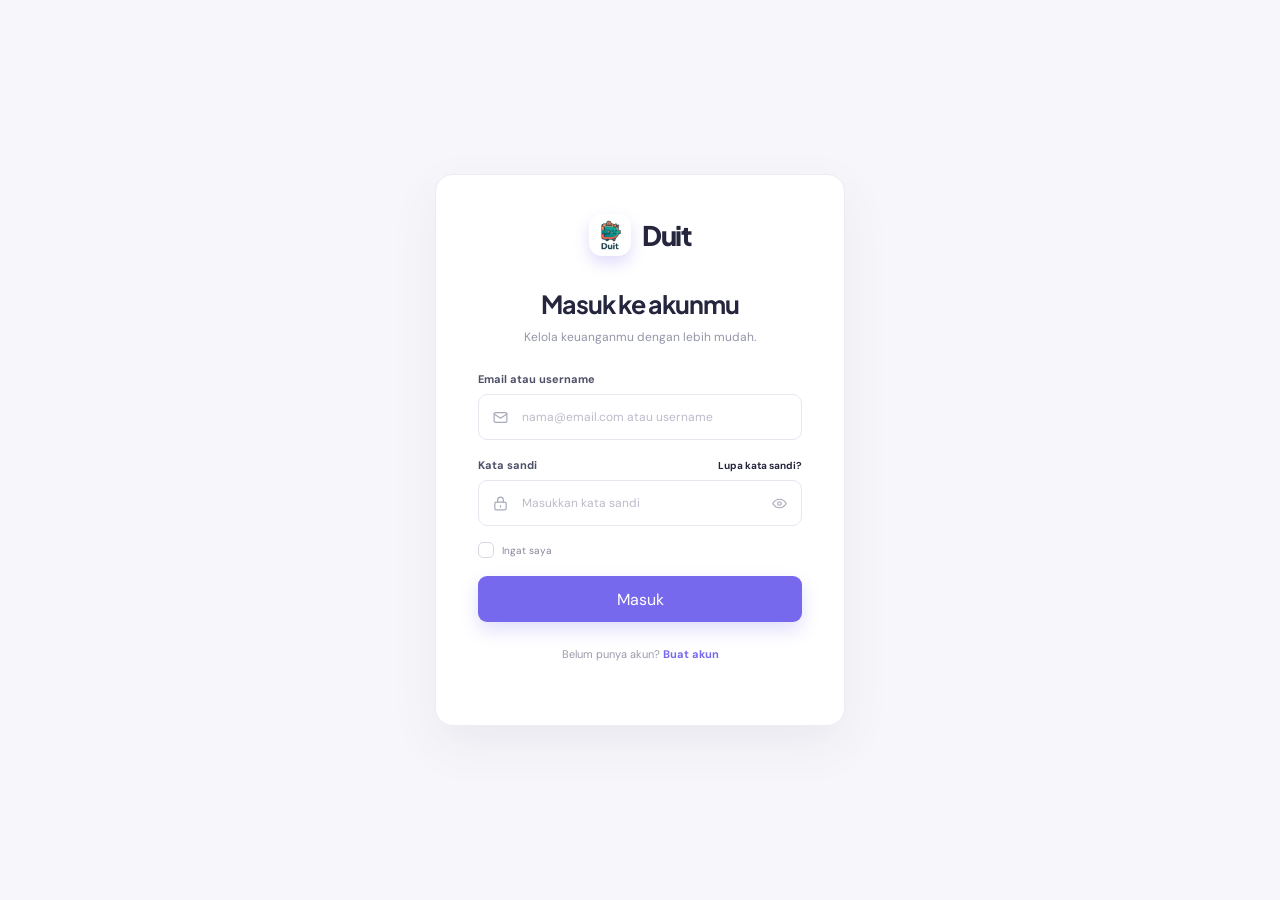
<file: index.html>
<!DOCTYPE html>
<html lang="id" class="auth-checking">
<head>
  <meta charset="UTF-8">
  <meta name="viewport" content="width=device-width, initial-scale=1.0">
  <meta name="theme-color" content="#f5f7fb">
  <meta name="mobile-web-app-capable" content="yes">
  <meta name="apple-mobile-web-app-capable" content="yes">
  <meta name="apple-mobile-web-app-status-bar-style" content="default">
  <meta name="apple-mobile-web-app-title" content="Duit">
  <link rel="manifest" href="manifest.json">
  <link rel="icon" type="image/png" href="icon/Duit.png">
  <link rel="apple-touch-icon" href="icon/Duit.png">
  <title>Duit - Manajemen Keuangan Pribadi</title>
  <link rel="preconnect" href="https://fonts.googleapis.com">
  <link rel="preconnect" href="https://fonts.gstatic.com" crossorigin>
  <link href="https://fonts.googleapis.com/css2?family=DM+Sans:wght@400;500;600;700&family=Plus+Jakarta+Sans:wght@600;700;800&display=swap" rel="stylesheet">
  <link rel="stylesheet" href="css/style.css">
  <script src="js/auth.js"></script>
  <script src="js/auth-guard.js"></script>
</head>
<body>
  <!-- SVG icon definitions keep the interface lightweight and dependency-free. -->
  <svg class="icon-sprite" aria-hidden="true">
    <defs>
      <symbol id="icon-grid" viewBox="0 0 24 24"><rect x="3" y="3" width="7" height="7" rx="1.5"></rect><rect x="14" y="3" width="7" height="7" rx="1.5"></rect><rect x="3" y="14" width="7" height="7" rx="1.5"></rect><rect x="14" y="14" width="7" height="7" rx="1.5"></rect></symbol>
      <symbol id="icon-tag" viewBox="0 0 24 24"><path d="m20.59 13.41-7.17 7.17a2 2 0 0 1-2.83 0L2 12V2h10l8.59 8.59a2 2 0 0 1 0 2.82Z"></path><circle cx="7" cy="7" r=".75"></circle></symbol>
      <symbol id="icon-arrow-down" viewBox="0 0 24 24"><path d="M12 4v15M6.5 13.5 12 19l5.5-5.5"></path></symbol>
      <symbol id="icon-arrow-up" viewBox="0 0 24 24"><path d="M12 20V5M6.5 10.5 12 5l5.5 5.5"></path></symbol>
      <symbol id="icon-wallet" viewBox="0 0 24 24"><path d="M4 6.5A2.5 2.5 0 0 1 6.5 4H19a1 1 0 0 1 1 1v14a1 1 0 0 1-1 1H6.5A2.5 2.5 0 0 1 4 17.5v-11Z"></path><path d="M4 7h14.5A1.5 1.5 0 0 1 20 8.5V11h-4a2 2 0 0 0 0 4h4v1.5"></path><path d="M16 13h.01"></path></symbol>
      <symbol id="icon-bank" viewBox="0 0 24 24"><path d="m3 9 9-5 9 5H3Z"></path><path d="M5 10v8M9 10v8M15 10v8M19 10v8M3 20h18"></path></symbol>
      <symbol id="icon-ewallet" viewBox="0 0 24 24"><rect x="6" y="3" width="12" height="18" rx="2"></rect><path d="M9 6h6M10 18h4"></path></symbol>
      <symbol id="icon-cash" viewBox="0 0 24 24"><rect x="3" y="6" width="18" height="12" rx="2"></rect><circle cx="12" cy="12" r="3"></circle><path d="M6 9h.01M18 15h.01"></path></symbol>
      <symbol id="icon-investment" viewBox="0 0 24 24"><path d="M4 19V5M4 19h17"></path><path d="m7 15 4-4 3 2 5-6"></path></symbol>
      <symbol id="icon-transfer" viewBox="0 0 24 24"><path d="M4 7h16M16 3l4 4-4 4M20 17H4m4 4-4-4 4-4"></path></symbol>
      <symbol id="icon-transactions" viewBox="0 0 24 24"><path d="M7 17V4M3.5 7.5 7 4l3.5 3.5M17 7v13M13.5 16.5 17 20l3.5-3.5"></path></symbol>
      <symbol id="icon-debt" viewBox="0 0 24 24"><path d="M12 3v15M4 7h16M6 7l-4 7h8L6 7Zm12 0-4 7h8l-4-7ZM8 21h8M10 18h4"></path></symbol>
      <symbol id="icon-savings" viewBox="0 0 24 24"><circle cx="12" cy="13" r="8"></circle><circle cx="12" cy="13" r="4"></circle><path d="m14.8 10.2 6-6M16 4h5v5"></path></symbol>
      <symbol id="icon-hand-coins" viewBox="0 0 24 24"><path d="M3 12h4l3 3h4.5a2.5 2.5 0 0 0 0-5H12l-1.5-1.5A3 3 0 0 0 8.4 7H7"></path><path d="m3 12 2 7h11l5-6a2.5 2.5 0 0 0-3.5-3.5L14 13"></path><circle cx="16.5" cy="5.5" r="2.5"></circle></symbol>
      <symbol id="icon-piggy" viewBox="0 0 24 24"><path d="M19 9.5A6.5 6.5 0 0 0 13 6H9.5a6.5 6.5 0 0 0-6.1 8.7l1 2.3H6v3h3v-3h5v3h3v-3h1.5A3.5 3.5 0 0 0 22 13.5V12a3 3 0 0 0-3-3h0Z"></path><path d="M7 6 5.5 3M15 6l2-2M18 12h.01M8.5 10.5h.01"></path></symbol>
      <symbol id="icon-settings" viewBox="0 0 24 24"><path d="M19.14 12.94c.04-.3.06-.61.06-.94s-.02-.64-.07-.94l2.03-1.58a.5.5 0 0 0 .12-.61l-1.92-3.32a.5.5 0 0 0-.6-.21l-2.39.96a7.3 7.3 0 0 0-1.62-.93l-.36-2.54a.5.5 0 0 0-.5-.43h-3.8a.5.5 0 0 0-.5.43l-.36 2.54c-.59.24-1.13.55-1.62.93l-2.39-.96a.5.5 0 0 0-.6.21L2.7 8.87a.5.5 0 0 0 .12.61l2.03 1.58c-.05.3-.07.62-.07.94s.02.64.07.94l-2.03 1.58a.5.5 0 0 0-.12.61l1.92 3.32a.5.5 0 0 0 .6.21l2.39-.96c.49.38 1.03.69 1.62.93l.36 2.54a.5.5 0 0 0 .5.43h3.8a.5.5 0 0 0 .5-.43l.36-2.54c.59-.24 1.13-.55 1.62-.93l2.39.96a.5.5 0 0 0 .6-.21l1.92-3.32a.5.5 0 0 0-.12-.61l-2.03-1.58Z"></path><circle cx="12" cy="12" r="3"></circle></symbol>
      <symbol id="icon-refresh" viewBox="0 0 24 24"><path d="M20 11a8 8 0 0 0-14.8-4L3 9"></path><path d="M3 4v5h5M4 13a8 8 0 0 0 14.8 4L21 15"></path><path d="M21 20v-5h-5"></path></symbol>
      <symbol id="icon-edit" viewBox="0 0 24 24"><path d="m4 16-.8 4.8L8 20l11.5-11.5a2.1 2.1 0 0 0-3-3L5 17Z"></path><path d="m14.5 7.5 2 2"></path></symbol>
      <symbol id="icon-trash" viewBox="0 0 24 24"><path d="M4 7h16M10 11v6M14 11v6M6 7l1 14h10l1-14M9 7V4h6v3"></path></symbol>
      <symbol id="icon-menu" viewBox="0 0 24 24"><path d="M4 6h16M4 12h16M4 18h16"></path></symbol>
      <symbol id="icon-close" viewBox="0 0 24 24"><path d="m6 6 12 12M18 6 6 18"></path></symbol>
      <symbol id="icon-logout" viewBox="0 0 24 24"><path d="M10 5H5a2 2 0 0 0-2 2v10a2 2 0 0 0 2 2h5"></path><path d="m14 8 4 4-4 4M9 12h9"></path></symbol>
      <symbol id="icon-plus" viewBox="0 0 24 24"><path d="M12 5v14M5 12h14"></path></symbol>
      <symbol id="icon-more" viewBox="0 0 24 24"><circle cx="5" cy="12" r="1"></circle><circle cx="12" cy="12" r="1"></circle><circle cx="19" cy="12" r="1"></circle></symbol>
      <symbol id="icon-calendar" viewBox="0 0 24 24"><rect x="3" y="5" width="18" height="16" rx="2"></rect><path d="M16 3v4M8 3v4M3 10h18"></path></symbol>
      <symbol id="icon-printer" viewBox="0 0 24 24"><path d="M7 8V3h10v5M7 17H5a2 2 0 0 1-2-2v-4a3 3 0 0 1 3-3h12a3 3 0 0 1 3 3v4a2 2 0 0 1-2 2h-2"></path><path d="M7 14h10v7H7zM17 11h.01"></path></symbol>
      <symbol id="icon-check" viewBox="0 0 24 24"><path d="m5 12 4 4L19 6"></path></symbol>
      <symbol id="icon-search" viewBox="0 0 24 24"><circle cx="10.8" cy="10.8" r="6.8"></circle><path d="m16 16 5 5"></path></symbol>
      <symbol id="icon-coffee" viewBox="0 0 24 24"><path d="M5 8h12v5.5A5.5 5.5 0 0 1 11.5 19h-1A5.5 5.5 0 0 1 5 13.5V8ZM17 10h1.5a2.5 2.5 0 0 1 0 5H17M8 4c0 1 1 1 1 2M12 4c0 1 1 1 1 2M4 21h15"></path></symbol>
      <symbol id="icon-cart" viewBox="0 0 24 24"><path d="M3 4h2l2.2 11h10.9L21 7H6"></path><circle cx="9" cy="19.5" r="1.5"></circle><circle cx="17" cy="19.5" r="1.5"></circle></symbol>
      <symbol id="icon-home" viewBox="0 0 24 24"><path d="m3 10 9-7 9 7v10a1 1 0 0 1-1 1H4a1 1 0 0 1-1-1V10Z"></path><path d="M9 21v-7h6v7"></path></symbol>
    </defs>
  </svg>

  <div class="app-shell">
    <aside class="sidebar" id="sidebar" aria-label="Navigasi utama">
      <div class="brand">
        <img class="brand-logo" src="icon/Duit.png" alt="Duit">
        <span class="brand-name">Duit</span>
      </div>

      <p class="nav-label">Menu utama</p>
      <nav class="main-nav">
        <a href="#dasbor" class="nav-item"><svg><use href="#icon-grid"></use></svg><span>Dasbor</span></a>
        <a href="#transaksi" class="nav-item active" aria-current="page"><svg><use href="#icon-transactions"></use></svg><span>Transaksi</span></a>
        <a href="#transfer" class="nav-item"><svg><use href="#icon-transfer"></use></svg><span>Transfer</span></a>
        <a href="#utang" class="nav-item"><svg><use href="#icon-debt"></use></svg><span>Utang</span></a>
        <a href="#tabungan" class="nav-item"><svg><use href="#icon-savings"></use></svg><span>Tabungan</span></a>
        <a href="#dompet" class="nav-item"><svg><use href="#icon-wallet"></use></svg><span>Dompet/Akun</span></a>
        <a href="#kategori" class="nav-item"><svg><use href="#icon-tag"></use></svg><span>Kategori</span></a>
        <a href="#laporan" class="nav-item"><svg><use href="#icon-calendar"></use></svg><span>Laporan</span></a>
      </nav>

      <div class="sidebar-bottom">
        <button type="button" class="nav-item settings-toggle" id="settingsToggle" aria-haspopup="dialog" aria-controls="settingsModal"><svg><use href="#icon-settings"></use></svg><span>Pengaturan</span></button>
        <div class="sidebar-profile-menu" id="topbarProfileMenu">
          <button type="button" class="nav-item sidebar-profile-trigger" id="openProfileSettings" aria-label="Buka pengaturan profil" aria-haspopup="dialog" aria-controls="profileModal">
            <span class="sidebar-avatar avatar" id="profileAvatar">AR</span><span class="sidebar-profile-name" id="sidebarProfileName">Profil</span>
          </button>
        </div>
        <button type="button" class="nav-item logout-button" id="logoutButton"><svg><use href="#icon-logout"></use></svg><span>Keluar</span></button>
      </div>
    </aside>

    <div class="sidebar-overlay" id="sidebarOverlay"></div>

    <div class="modal-backdrop settings-backdrop" id="settingsModal" hidden>
      <section class="data-modal settings-modal" role="dialog" aria-modal="true" aria-labelledby="settingsTitle">
        <div class="data-modal-header settings-modal-header">
          <div><p class="eyebrow">Preferensi aplikasi</p><h2 id="settingsTitle">Pengaturan</h2></div>
          <button type="button" class="modal-close" id="closeSettings" aria-label="Tutup pengaturan">&times;</button>
        </div>

        <div class="settings-modal-content">
        <section class="settings-section settings-theme-section" aria-labelledby="themeSettingsTitle">
          <h3 id="themeSettingsTitle">Tema</h3>
          <label class="settings-control-label" for="settingsThemeGroup">Kelompok tema</label>
          <select id="settingsThemeGroup">
            <option value="general">Umum</option>
            <option value="contrast">Kontras</option>
            <option value="uiux">UI/UX</option>
            <option value="neutral">Netral</option>
          </select>
          <label class="settings-control-label" for="settingsTheme">Pilihan tema</label>
          <select id="settingsTheme"></select>
        </section>

        <section class="settings-section settings-language-section" aria-labelledby="languageSettingsTitle">
          <h3 id="languageSettingsTitle">Bahasa</h3>
          <label class="settings-control-label" for="settingsLanguage">Bahasa aplikasi</label>
          <select id="settingsLanguage">
            <option value="id">Indonesia</option>
            <option value="en">English</option>
          </select>
        </section>

        <section class="settings-section" aria-labelledby="sidebarSettingsTitle">
          <h3 id="sidebarSettingsTitle">Sidebar</h3>
          <p class="settings-help">Centang menu yang ingin ditampilkan. Seret menu untuk mengatur urutannya.</p>
          <ol class="settings-sidebar-list" id="settingsSidebarList"></ol>
        </section>

        <section class="settings-section settings-font-section" aria-labelledby="fontSettingsTitle">
          <h3 id="fontSettingsTitle">Font</h3>
          <label class="settings-control-label" for="settingsFontFamily">Jenis font</label>
          <select id="settingsFontFamily">
            <option value="DM Sans">DM Sans</option>
            <option value="Plus Jakarta Sans">Plus Jakarta Sans</option>
            <option value="Arial">Arial</option>
            <option value="Georgia">Georgia</option>
            <option value="system-ui">System UI</option>
          </select>
          <div class="settings-range-heading"><label class="settings-control-label" for="settingsFontSize">Ukuran font</label><output id="settingsFontSizeValue" for="settingsFontSize">14 px</output></div>
          <input id="settingsFontSize" type="range" min="12" max="20" step="1" value="14">
        </section>

        <section class="settings-section settings-reset-section" aria-labelledby="settingsResetSectionTitle">
          <h3 id="settingsResetSectionTitle">Zona berbahaya</h3>
          <p class="settings-help">Hapus permanen transaksi, transfer, utang, dan data tabungan Anda.</p>
          <button type="button" class="danger-button settings-reset-button" id="openSettingsReset">Reset All My Transaction</button>
        </section>
        </div>

        <div class="settings-modal-footer"><p class="settings-sync-status" id="settingsSyncStatus" role="status" aria-live="polite">Memuat pengaturan...</p><div class="settings-footer-actions"><button type="button" class="secondary-button settings-cancel-button" id="cancelSettings" disabled>Batal</button><button type="button" class="primary-button settings-save-button" id="saveSettings"><svg aria-hidden="true"><use href="#icon-check"></use></svg><span>Simpan</span></button></div></div>
      </section>
    </div>

    <div class="modal-backdrop settings-reset-backdrop" id="settingsResetModal" hidden>
      <section class="data-modal confirmation-modal settings-reset-confirmation" role="alertdialog" aria-modal="true" aria-labelledby="settingsResetTitle" aria-describedby="settingsResetMessage">
        <div class="data-modal-header"><div><p class="eyebrow">Tindakan permanen</p><h2 id="settingsResetTitle">Reset semua data transaksi?</h2></div><button type="button" class="modal-close" id="closeSettingsReset" aria-label="Tutup">&times;</button></div>
        <p class="confirmation-message" id="settingsResetMessage">Tindakan ini akan menghapus permanen semua transfer, transaksi, utang dan riwayat pembayaran, target tabungan, serta riwayat setoran. Dompet dan kategori tidak akan dihapus. Tindakan ini tidak dapat dibatalkan.</p>
        <p class="settings-reset-status" id="settingsResetStatus" role="status" aria-live="polite"></p>
        <div class="data-form-actions"><button type="button" class="secondary-button" id="cancelSettingsReset">Batal</button><button type="button" class="danger-button" id="confirmSettingsReset">Reset data saya</button></div>
      </section>
    </div>

    <main class="main-content">
      <header class="topbar">
        <button class="menu-toggle icon-button" id="menuToggle" aria-label="Buka menu" aria-expanded="false"><svg><use href="#icon-menu"></use></svg></button>
        <div class="breadcrumb"><strong>Dasbor</strong></div>
        <div class="topbar-actions">
          <div class="sync-control"><span class="last-sync-label" id="lastSyncLabel">Belum disinkronkan</span><button type="button" class="refresh-status refresh-button" id="refreshDataButton" aria-label="Sinkronkan data" title="Belum disinkronkan"><svg aria-hidden="true"><use href="#icon-refresh"></use></svg></button></div>
        </div>
      </header>

      <div class="modal-backdrop profile-modal-backdrop" id="profileModal" hidden>
        <section class="data-modal profile-modal" role="dialog" aria-modal="true" aria-labelledby="profileModalTitle">
          <div class="data-modal-header"><div><p class="eyebrow">Akun Anda</p><h2 id="profileModalTitle">Pengaturan profil</h2></div><button type="button" class="modal-close" id="closeProfileModal" aria-label="Tutup">&times;</button></div>
          <form class="data-form" id="profileForm">
            <div class="profile-photo-picker">
              <div class="profile-photo-preview avatar" id="profilePhotoPreview" aria-label="Pratinjau foto profil">AR</div>
              <div class="profile-photo-copy"><strong>Foto profil</strong><span>JPG, PNG, atau WEBP. Maksimal 8 MB.</span><label class="secondary-button profile-photo-button" for="profilePhotoInput">Pilih foto</label><input id="profilePhotoInput" type="file" accept="image/jpeg,image/png,image/webp" hidden></div>
            </div>
            <label>Nama profil<input id="profileFullName" name="full_name" type="text" maxlength="100" autocomplete="name" required></label>
            <label>Username<input id="profileUsername" type="text" readonly></label>
            <label>Email<input id="profileEmail" type="email" readonly></label>
            <p class="profile-save-status" id="profileSaveStatus" role="status" aria-live="polite"></p>
            <div class="data-form-actions"><button type="button" class="secondary-button" id="cancelProfileModal">Batal</button><button type="submit" class="primary-button" id="saveProfileButton">Simpan profil</button></div>
          </form>
        </section>
      </div>

            <div class="page-content" id="pemasukan">
        <section class="welcome-row income-welcome">
          <div><p class="eyebrow">Catatan keuanganmu</p><h1 id="financeHeading">Pemasukan</h1><p class="muted" id="financeDescription">Daftar pemasukan yang tercatat pada akunmu.</p></div>
          <button class="primary-button" id="addFinance"><svg><use href="#icon-plus"></use></svg> Tambah data</button>
        </section>

        <section class="overview-grid income-overview" aria-label="Ringkasan pemasukan">
          <article class="balance-card income-total-card">
            <div class="card-heading"><span id="financeSummaryLabel">Total pemasukan</span></div>
            <div class="balance-value" id="financeTotal">Rp 0</div>
            <div class="balance-meta"><span id="financeCount">0 data</span></div>
          </article>
        </section>

        <section class="panel income-panel">
          <div class="panel-heading"><div><h2 id="financeListHeading">Daftar pemasukan</h2><p class="muted" id="financeSourceLabel">Memuat data...</p></div></div>
          <div class="income-table-wrap">
            <table class="income-table">
              <thead><tr><th id="financeTitleHeader">Sumber pemasukan</th><th id="financeSubtitleHeader">Kategori</th><th>Tanggal</th><th class="amount-column">Jumlah</th></tr></thead>
              <tbody id="financeList"><tr><td colspan="4" class="income-empty">Memuat data...</td></tr></tbody>
            </table>
          </div>
        </section>
      </div>
    </main>
  </div>
  <div class="modal-backdrop" id="accountModal" hidden>
    <section class="data-modal" role="dialog" aria-modal="true" aria-labelledby="accountModalTitle">
      <div class="data-modal-header"><div><p class="eyebrow">Dompet</p><h2 id="accountModalTitle">Tambah akun</h2></div><button type="button" class="modal-close" id="closeAccountModal" aria-label="Tutup">&times;</button></div>
      <form id="accountForm" class="data-form">
        <label>Nama akun<input name="name" type="text" placeholder="Contoh: Dompet utama" required maxlength="100"></label>
        <label>Tipe akun<select name="type" required><option value="cash">Cash</option><option value="bank">Bank</option><option value="ewallet">E-wallet</option><option value="investment">Investment</option></select></label>
        <label>Saldo awal <span class="optional-label">(opsional)</span><input name="balance" type="number" min="0" step="1" placeholder="0"></label>
        <div class="data-form-actions"><button type="button" class="secondary-button" id="cancelAccountModal">Batal</button><button type="submit" class="primary-button" id="accountSubmitButton">Simpan akun</button></div>
      </form>
    </section>
  </div>
  <div class="modal-backdrop" id="categoryModal" hidden>
    <section class="data-modal" role="dialog" aria-modal="true" aria-labelledby="categoryModalTitle">
      <div class="data-modal-header"><div><p class="eyebrow">Kategori</p><h2 id="categoryModalTitle">Tambah kategori</h2></div><button type="button" class="modal-close" id="closeCategoryModal" aria-label="Tutup">&times;</button></div>
      <form id="categoryForm" class="data-form">
        <label>Nama kategori<input name="name" type="text" placeholder="Contoh: Makan" required maxlength="100"></label>
        <label>Tipe kategori<select name="type" required><option value="income">Pemasukan</option><option value="expense">Pengeluaran</option></select></label>
        <div class="data-form-actions"><button type="button" class="secondary-button" id="cancelCategoryModal">Batal</button><button type="submit" class="primary-button" id="categorySubmitButton">Simpan kategori</button></div>
      </form>
    </section>
  </div>
  <div class="modal-backdrop" id="categoryDeleteModal" hidden>
    <section class="data-modal confirmation-modal category-delete-confirmation" role="alertdialog" aria-modal="true" aria-labelledby="categoryDeleteTitle" aria-describedby="categoryDeleteMessage">
      <div class="data-modal-header"><div><p class="eyebrow">Konfirmasi penghapusan</p><h2 id="categoryDeleteTitle">Hapus kategori ini?</h2></div><button type="button" class="modal-close" id="closeCategoryDeleteModal" aria-label="Tutup">&times;</button></div>
      <p class="confirmation-message" id="categoryDeleteMessage"><strong class="category-delete-name" id="categoryDeleteName"></strong>Kategori ini akan dihapus dari daftar dan diterapkan ke akun saat data disinkronkan.</p>
      <div class="data-form-actions"><button type="button" class="secondary-button" id="cancelCategoryDeleteModal">Batal</button><button type="button" class="danger-button" id="confirmCategoryDelete">Hapus kategori</button></div>
    </section>
  </div>
  <div class="modal-backdrop" id="transactionModal" hidden>
    <section class="data-modal" role="dialog" aria-modal="true" aria-labelledby="transactionModalTitle">
      <div class="data-modal-header"><div><p class="eyebrow">Transaksi</p><h2 id="transactionModalTitle">Tambah transaksi</h2></div><button type="button" class="modal-close" id="closeTransactionModal" aria-label="Tutup">&times;</button></div>
      <form id="transactionForm" class="data-form">
        <label>Dompet/Akun<select name="account_id" id="transactionAccount" required></select></label>
        <label>Tanggal<input name="date" type="date" required></label>
        <label>Jam<input name="time" type="time" required></label>
        <label>Tipe<select name="type" required><option value="income">Pemasukan</option><option value="expense">Pengeluaran</option></select></label>
        <label>Kategori<select name="category_id" id="transactionCategory"><option value="">Tanpa kategori</option></select></label>
        <label>Jumlah<input name="amount" type="number" min="0" step="1" placeholder="0" required></label>
        <label>Catatan<textarea name="note" rows="3" maxlength="300" placeholder="Catatan transaksi (opsional)"></textarea></label>
        <div class="data-form-actions"><button type="button" class="secondary-button" id="cancelTransactionModal">Batal</button><button type="submit" class="primary-button" id="transactionSubmitButton">Simpan transaksi</button></div>
      </form>
    </section>
  </div>
  <div class="modal-backdrop" id="transactionDeleteModal" hidden>
    <section class="data-modal confirmation-modal" role="dialog" aria-modal="true" aria-labelledby="transactionDeleteTitle">
      <div class="data-modal-header"><div><p class="eyebrow">Konfirmasi</p><h2 id="transactionDeleteTitle">Hapus transaksi?</h2></div><button type="button" class="modal-close" id="closeTransactionDeleteModal" aria-label="Tutup">&times;</button></div>
      <p class="confirmation-message" id="transactionDeleteMessage">Transaksi akan ditandai sebagai deleted dan disembunyikan dari daftar.</p>
      <div class="data-form-actions"><button type="button" class="secondary-button" id="cancelTransactionDeleteModal">Batal</button><button type="button" class="danger-button" id="confirmTransactionDelete">Hapus transaksi</button></div>
    </section>
  </div>
  <div class="modal-backdrop" id="transferDeleteModal" hidden>
    <section class="data-modal confirmation-modal" role="dialog" aria-modal="true" aria-labelledby="transferDeleteTitle">
      <div class="data-modal-header"><div><p class="eyebrow">Konfirmasi</p><h2 id="transferDeleteTitle">Hapus transfer?</h2></div><button type="button" class="modal-close" id="closeTransferDeleteModal" aria-label="Tutup">&times;</button></div>
      <p class="confirmation-message" id="transferDeleteMessage">Transfer akan ditandai sebagai deleted dan disembunyikan dari riwayat.</p>
      <div class="data-form-actions"><button type="button" class="secondary-button" id="cancelTransferDeleteModal">Batal</button><button type="button" class="danger-button" id="confirmTransferDelete">Hapus transfer</button></div>
    </section>
  </div>
  <div class="modal-backdrop" id="accountDeleteModal" hidden>
    <section class="data-modal confirmation-modal" role="dialog" aria-modal="true" aria-labelledby="accountDeleteTitle">
      <div class="data-modal-header"><div><p class="eyebrow">Konfirmasi</p><h2 id="accountDeleteTitle">Hapus akun?</h2></div><button type="button" class="modal-close" id="closeAccountDeleteModal" aria-label="Tutup">&times;</button></div>
      <p class="confirmation-message" id="accountDeleteMessage">Akun akan dihapus dari data lokal.</p>
      <div class="data-form-actions"><button type="button" class="secondary-button" id="cancelAccountDeleteModal">Batal</button><button type="button" class="danger-button" id="confirmAccountDelete">Hapus akun</button></div>
    </section>
  </div>
  <div class="modal-backdrop" id="debtModal" hidden>
    <section class="data-modal" role="dialog" aria-modal="true" aria-labelledby="debtModalTitle">
      <div class="data-modal-header"><div><p class="eyebrow">Utang</p><h2 id="debtModalTitle">Tambah Item</h2></div><button type="button" class="modal-close" id="closeDebtModal" aria-label="Tutup">&times;</button></div>
      <form id="debtForm" class="data-form">
        <label>Nama orang<input name="person_name" type="text" placeholder="Nama orang" required></label>
        <label>Tipe<select name="type" required><option value="pinjam">Pinjam</option><option value="meminjamkan">Meminjamkan</option></select></label>
        <label>Jumlah<input name="total_amount" type="number" min="0" step="1" placeholder="0" required></label>
        <label>Sisa<input name="remaining_amount" type="number" min="0" step="1" placeholder="0" required></label>
        <label>Tenggang waktu<input name="due_date" type="date" required></label>
        <div class="data-form-actions"><button type="button" class="secondary-button" id="cancelDebtModal">Batal</button><button type="submit" class="primary-button" id="debtSubmitButton">Simpan</button></div>
      </form>
    </section>
  </div>
  <div class="modal-backdrop" id="debtDeleteModal" hidden>
    <section class="data-modal confirmation-modal" role="dialog" aria-modal="true" aria-labelledby="debtDeleteTitle">
      <div class="data-modal-header"><div><p class="eyebrow">Konfirmasi</p><h2 id="debtDeleteTitle">Hapus item utang?</h2></div><button type="button" class="modal-close" id="closeDebtDeleteModal" aria-label="Tutup">&times;</button></div>
      <p class="confirmation-message" id="debtDeleteMessage">Item utang akan ditandai sebagai deleted dan disembunyikan dari daftar.</p>
      <div class="data-form-actions"><button type="button" class="secondary-button" id="cancelDebtDeleteModal">Batal</button><button type="button" class="danger-button" id="confirmDebtDelete">Hapus item</button></div>
    </section>
  </div>
  <div class="modal-backdrop" id="debtPaymentDeleteModal" hidden>
    <section class="data-modal confirmation-modal" role="dialog" aria-modal="true" aria-labelledby="debtPaymentDeleteTitle">
      <div class="data-modal-header"><div><p class="eyebrow">Konfirmasi</p><h2 id="debtPaymentDeleteTitle">Hapus pembayaran?</h2></div><button type="button" class="modal-close" id="closeDebtPaymentDeleteModal" aria-label="Tutup">&times;</button></div>
      <p class="confirmation-message" id="debtPaymentDeleteMessage">Pembayaran akan ditandai sebagai deleted dan disembunyikan dari riwayat.</p>
      <div class="data-form-actions"><button type="button" class="secondary-button" id="cancelDebtPaymentDeleteModal">Batal</button><button type="button" class="danger-button" id="confirmDebtPaymentDelete">Hapus pembayaran</button></div>
    </section>
  </div>
  <div class="modal-backdrop" id="savingModal" hidden>
    <section class="data-modal" role="dialog" aria-modal="true" aria-labelledby="savingModalTitle">
      <div class="data-modal-header"><div><p class="eyebrow">Tabungan</p><h2 id="savingModalTitle">Tambah Target</h2></div><button type="button" class="modal-close" id="closeSavingModal" aria-label="Tutup">&times;</button></div>
      <form id="savingForm" class="data-form">
        <label>Saving goals<input name="name" type="text" placeholder="Nama target tabungan" required maxlength="100"></label>
        <label>Target amount<input name="target_amount" type="number" min="1" step="1" placeholder="0" required></label>
        <label>Current amount<input name="current_amount" type="number" min="0" step="1" placeholder="0" required></label>
        <label>Target date<input name="target_date" type="date" required></label>
        <div class="data-form-actions"><button type="button" class="secondary-button" id="cancelSavingModal">Batal</button><button type="submit" class="primary-button" id="savingSubmitButton">Simpan target</button></div>
      </form>
    </section>
  </div>
  <div class="modal-backdrop" id="savingDeleteModal" hidden>
    <section class="data-modal confirmation-modal" role="dialog" aria-modal="true" aria-labelledby="savingDeleteTitle">
      <div class="data-modal-header"><div><p class="eyebrow">Konfirmasi</p><h2 id="savingDeleteTitle">Hapus target?</h2></div><button type="button" class="modal-close" id="closeSavingDeleteModal" aria-label="Tutup">&times;</button></div>
      <p class="confirmation-message" id="savingDeleteMessage">Target tabungan akan ditandai sebagai deleted dan disembunyikan dari daftar.</p>
      <div class="data-form-actions"><button type="button" class="secondary-button" id="cancelSavingDeleteModal">Batal</button><button type="button" class="danger-button" id="confirmSavingDelete">Hapus target</button></div>
    </section>
  </div>
  <div class="modal-backdrop" id="savingDepositDeleteModal" hidden>
    <section class="data-modal confirmation-modal" role="dialog" aria-modal="true" aria-labelledby="savingDepositDeleteTitle">
      <div class="data-modal-header"><div><p class="eyebrow">Konfirmasi</p><h2 id="savingDepositDeleteTitle">Hapus setoran?</h2></div><button type="button" class="modal-close" id="closeSavingDepositDeleteModal" aria-label="Tutup">&times;</button></div>
      <p class="confirmation-message" id="savingDepositDeleteMessage">Setoran akan ditandai sebagai deleted dan disembunyikan dari riwayat.</p>
      <div class="data-form-actions"><button type="button" class="secondary-button" id="cancelSavingDepositDeleteModal">Batal</button><button type="button" class="danger-button" id="confirmSavingDepositDelete">Hapus setoran</button></div>
    </section>
  </div>
  <div class="modal-backdrop" id="dashboardWalletModal" hidden>
    <section class="data-modal dashboard-wallet-modal" role="dialog" aria-modal="true" aria-labelledby="dashboardWalletModalTitle">
      <div class="data-modal-header"><div><p class="eyebrow" id="dashboardWalletModalEyebrow">Total Saldo</p><h2 id="dashboardWalletModalTitle">Daftar dompet</h2></div><button type="button" class="modal-close" id="closeDashboardWalletModal" aria-label="Tutup">&times;</button></div>
      <div class="dashboard-wallet-selection" id="dashboardWalletSelection" hidden>
        <button type="button" class="dashboard-wallet-back" id="dashboardWalletBack" aria-label="Kembali ke daftar dompet" title="Kembali ke daftar dompet"><svg><use href="#icon-arrow-up"></use></svg></button>
        <div id="dashboardWalletSelected"></div>
      </div>
      <div id="dashboardWalletList" class="dashboard-wallet-list"></div>
      <div id="dashboardWalletTransactions" class="dashboard-wallet-transactions" hidden></div>
    </section>
  </div>
  <div class="modal-backdrop" id="dashboardBreakdownModal" hidden>
    <section class="data-modal dashboard-breakdown-modal" role="dialog" aria-modal="true" aria-labelledby="dashboardBreakdownModalTitle">
      <div class="data-modal-header"><div><p class="eyebrow" id="dashboardBreakdownModalEyebrow">Rincian transaksi</p><h2 id="dashboardBreakdownModalTitle">Pemasukan</h2></div><button type="button" class="modal-close" id="closeDashboardBreakdownModal" aria-label="Tutup">&times;</button></div>
      <div class="dashboard-breakdown-overview"><div id="dashboardBreakdownChart" class="dashboard-breakdown-chart"></div><div id="dashboardBreakdownLegend" class="dashboard-breakdown-legend"></div></div>
      <section class="dashboard-breakdown-list-section"><h3>Daftar transaksi</h3><div id="dashboardBreakdownTransactions" class="dashboard-breakdown-transactions"></div></section>
    </section>
  </div>
  <div class="toast" id="toast" role="status">Transaksi baru siap ditambahkan</div>
  <script src="js/i18n.js"></script>
  <script src="js/script.js"></script>
  <script src="js/profile.js"></script>
  <script src="js/settings.js"></script>
  <script src="js/finance-page.js"></script>
  <script src="js/pwa.js"></script>
</body>
</html>
</file>
<file: css/style.css>
@import url('https://fonts.googleapis.com/css2?family=DM+Sans:wght@400;500;600;700&family=Plus+Jakarta+Sans:wght@600;700;800&display=swap');

:root { --bg:#f7f8fc; --surface:#fff; --ink:#202238; --muted:#8c8fa4; --line:#ececf3; --primary:#7769ed; --primary-dark:#6254dc; --purple-soft:#efedff; --green:#39a987; --red:#ef777a; --sidebar:#fff; --shadow:0 10px 35px rgba(38,39,80,.04); }
* { box-sizing:border-box; }
body { margin:0; background:var(--bg); color:var(--ink); font-family:'DM Sans',sans-serif; font-size:14px; -webkit-font-smoothing:antialiased; }
button, a { font:inherit; }
button { cursor:pointer; border:0; }
a { color:inherit; text-decoration:none; }
.icon-sprite { position:absolute; width:0; height:0; overflow:hidden; }
svg { display:block; width:20px; height:20px; fill:none; stroke:currentColor; stroke-width:1.7; stroke-linecap:round; stroke-linejoin:round; }
.app-shell { display:flex; min-height:100vh; }
.sidebar { width:258px; flex:0 0 258px; height:100vh; max-height:100vh; box-sizing:border-box; overflow-y:auto; background:var(--sidebar); border-right:1px solid var(--line); display:flex; flex-direction:column; padding:28px 16px 18px; position:sticky; top:0; z-index:30; transition:transform .25s ease; }
.brand { padding:0 10px 29px; display:flex; align-items:center; gap:10px; }
.brand-logo { width:42px; height:42px; border-radius:13px; object-fit:cover; box-shadow:0 6px 14px #7769ed3d; }
.brand-name { font:800 25px 'Plus Jakarta Sans'; letter-spacing:-1.3px; }.brand-dot { color:var(--primary); }.sidebar-close { display:grid; margin-left:auto; }
.profile-mini { background:#f8f8fc; border:1px solid #f0f0f5; border-radius:14px; padding:11px 10px; display:flex; align-items:center; gap:9px; margin-bottom:27px; }.avatar { background:#dedbfc; color:#5b4ed0; display:grid; place-items:center; border-radius:50%; font-weight:700; }.profile-mini .avatar { width:35px; height:35px; font-size:11px; }.profile-copy { min-width:0; flex:1; display:flex; flex-direction:column; gap:3px; }.profile-copy strong { font-size:12px; white-space:nowrap; overflow:hidden; text-overflow:ellipsis; }.profile-copy span { font-size:10px; color:var(--muted); }.profile-more { margin-left:auto; }.profile-more,.card-more,.row-more { background:transparent; color:#b5b6c5; padding:3px; }.profile-more svg,.card-more svg,.row-more svg { width:18px; height:18px; stroke-width:2; }
.nav-label { color:#b3b5c6; text-transform:uppercase; letter-spacing:1.1px; font-size:10px; font-weight:700; padding:0 12px; margin:0 0 9px; }.main-nav { display:flex; flex-direction:column; gap:4px; }.nav-item { color:#777a91; display:flex; align-items:center; gap:13px; border-radius:11px; padding:11px 12px; font-size:13px; font-weight:500; transition:all .2s ease; }.nav-item svg { width:19px; height:19px; stroke-width:1.8; }.nav-item:hover { background:#f7f6ff; color:var(--primary-dark); }.nav-item.active { color:var(--primary-dark); background:var(--purple-soft); font-weight:700; }.nav-count { margin-left:auto; min-width:20px; padding:2px 6px; color:var(--primary); background:#e2dfff; border-radius:10px; font-size:10px; text-align:center; }.sidebar-bottom { margin-top:auto; }.upgrade-card { margin:17px 4px 20px; padding:16px 14px; background:linear-gradient(145deg,#f0efff,#faf9ff); border-radius:14px; border:1px solid #e6e3ff; }.upgrade-icon { width:29px; height:29px; display:grid; place-items:center; color:var(--primary); background:#dfdcff; border-radius:9px; margin-bottom:12px; }.upgrade-icon svg { width:17px; height:17px; }.upgrade-card strong { display:block; font-size:11px; line-height:1.5; }.upgrade-card p { color:#9293aa; font-size:10px; line-height:1.5; margin:5px 0 10px; }.upgrade-link { padding:0; background:none; color:var(--primary-dark); font-size:10px; font-weight:700; }.upgrade-link span { font-size:14px; margin-left:4px; }.sidebar-footer { color:#c0c1ce; font-size:10px; text-align:center; margin:0; }
.main-content { min-width:0; flex:1; }.topbar { position:sticky; top:0; z-index:10; height:84px; display:flex; align-items:center; padding:0 clamp(24px,4vw,60px); border-bottom:1px solid var(--line); background:#fbfbfdcc; backdrop-filter:blur(16px); }.menu-toggle { display:grid; margin-right:10px; }.sidebar.is-collapsed { display:none; }.icon-button { width:38px; height:38px; display:grid; place-items:center; background:transparent; color:#777a91; border-radius:10px; }.icon-button:hover { background:#f0efff; color:var(--primary); }.breadcrumb { display:flex; align-items:center; color:#a5a6b6; font-size:12px; }.breadcrumb strong { color:#35364f; font-size:18px; font-weight:700; }.breadcrumb-divider { color:#d1d1db; }.topbar-actions { margin-left:auto; display:flex; gap:16px; align-items:center; }.notification-button { position:relative; }.notification-button i { width:6px; height:6px; background:#f17880; border:1.5px solid var(--bg); border-radius:50%; position:absolute; top:7px; right:7px; }.topbar-profile-menu { position:relative; }.topbar-avatar { width:34px; height:34px; padding:0; font-size:11px; }.profile-dropdown { position:absolute; top:calc(100% + 10px); right:0; z-index:40; min-width:170px; padding:6px; background:var(--surface); border:1px solid var(--line); border-radius:12px; box-shadow:0 12px 30px rgba(38,39,80,.14); }.profile-dropdown[hidden] { display:none; }.profile-dropdown-item { display:flex; align-items:center; width:100%; padding:10px 11px; border-radius:8px; background:transparent; color:var(--ink); font-size:12px; text-align:left; }.profile-dropdown-item:hover { background:#f7f6ff; color:var(--primary-dark); }.profile-dropdown .logout-button { color:#dc666b; }
.page-content { max-width:1380px; margin:0 auto; padding:40px clamp(24px,4vw,60px) 56px; }.welcome-row { display:flex; justify-content:space-between; align-items:center; gap:30px; margin-bottom:31px; }.eyebrow { text-transform:uppercase; color:var(--primary); font-size:10px; font-weight:700; letter-spacing:1.1px; margin:0 0 10px; }.welcome-row h1 { font:700 clamp(23px,2.3vw,30px) 'Plus Jakarta Sans'; letter-spacing:-1.2px; margin:0 0 8px; }.wave { font-size:22px; color:#f2b654; }.muted { margin:0; color:var(--muted); font-size:12px; }.primary-button { display:flex; align-items:center; gap:8px; padding:12px 17px; color:#fff; border-radius:10px; background:var(--primary); box-shadow:0 7px 14px #7769ed35; font-size:12px; font-weight:700; white-space:nowrap; transition:.2s; }.primary-button:hover { background:var(--primary-dark); transform:translateY(-1px); }.primary-button svg { width:16px; height:16px; stroke-width:2.4; }
.overview-grid { display:grid; grid-template-columns:1.35fr 1fr 1fr; gap:16px; margin-bottom:20px; }.balance-card,.stat-card,.panel { border:1px solid var(--line); background:var(--surface); box-shadow:var(--shadow); border-radius:16px; }.balance-card { min-height:188px; padding:20px 22px; color:#fff; background:linear-gradient(120deg,#7163e5,#8e84f5); border:0; position:relative; overflow:hidden; }.balance-card:after { content:""; width:250px; height:250px; border:1px solid #ffffff18; border-radius:50%; position:absolute; right:-72px; top:-128px; box-shadow:0 0 0 30px #ffffff08,0 0 0 60px #ffffff05; }.card-heading { display:flex; justify-content:space-between; align-items:center; font-size:12px; color:#9698aa; }.balance-card .card-heading { color:#dddafd; }.balance-card .card-more { color:#d9d5ff; position:relative; z-index:1; }.balance-value { font:700 28px 'Plus Jakarta Sans'; letter-spacing:-1px; margin:18px 0 8px; position:relative; z-index:1; }.balance-meta { display:flex; align-items:center; gap:7px; color:#d4d1fc; font-size:10px; position:relative; z-index:1; }.trend { font-weight:700; }.positive { color:#3cad8e; }.balance-card .positive { color:#a9f2cd; }.balance-sparkline { display:flex; align-items:end; gap:5px; height:42px; width:42%; position:absolute; right:22px; bottom:21px; opacity:.64; }.balance-sparkline span { display:block; flex:1; border-radius:3px 3px 0 0; background:#d9d5ff; }
.stat-card { padding:20px 20px 17px; min-height:188px; position:relative; }.stat-icon { width:35px; height:35px; display:grid; place-items:center; border-radius:10px; margin-bottom:17px; }.stat-icon svg { width:18px; height:18px; }.income-icon { color:#31a983; background:#e5f7f0; }.expense-icon { color:#e8787b; background:#ffebec; }.stat-card .card-heading { position:absolute; top:23px; left:69px; right:16px; }.stat-value { font:700 21px 'Plus Jakarta Sans'; letter-spacing:-.6px; margin:5px 0 17px; }.stat-footer { color:#a2a3b2; font-size:10px; display:flex; gap:6px; }.negative { color:#e8787b; }.content-grid { display:grid; grid-template-columns:1.5fr 1fr; gap:20px; margin-bottom:20px; }.panel { padding:21px 22px; }.panel-heading { display:flex; justify-content:space-between; align-items:flex-start; gap:12px; }.panel h2 { font:700 14px 'Plus Jakarta Sans'; letter-spacing:-.3px; margin:0 0 7px; }.text-button { background:none; color:var(--primary); font-size:11px; font-weight:700; padding:3px 0; white-space:nowrap; }.text-button span { font-size:15px; margin-left:3px; }.period-select { padding:7px 10px; background:#f7f7fb; color:#72748b; border-radius:7px; font-size:10px; }.period-select span { margin-left:10px; color:#a8a9b7; }.chart-area { height:189px; display:flex; margin-top:22px; }.y-axis { width:34px; padding:0 8px 25px 0; display:flex; flex-direction:column; justify-content:space-between; color:#b3b4c3; font-size:9px; text-align:right; }.chart { flex:1; position:relative; padding-bottom:24px; }.grid-line { position:absolute; left:0; right:0; border-top:1px dashed #ececf1; }.line-1 {top:0}.line-2 {top:25%}.line-3 {top:50%}.line-4 {top:75%}.line-5 {top:100%}.chart-line { position:absolute; inset:0 0 24px; width:100%; height:calc(100% - 24px); overflow:visible; }.income-area { fill:url(#incomeFill); }.income-line,.expense-line { fill:none; stroke-width:2.2; stroke-linecap:round; }.income-line { stroke:#7769ed; }.expense-line { stroke:#ed8e93; stroke-dasharray:5 4; }.x-axis { position:absolute; bottom:0; left:0; right:0; display:flex; justify-content:space-between; color:#b3b4c3; font-size:9px; }.chart-legend { display:flex; justify-content:flex-end; gap:18px; color:#9b9dae; font-size:10px; }.chart-legend span { display:flex; align-items:center; gap:6px; }.legend-dot { width:6px; height:6px; display:inline-block; border-radius:50%; }.income-dot { background:var(--primary); }.expense-dot { background:#ed8e93; }.goals-panel { display:flex; flex-direction:column; }.goal { display:flex; align-items:center; gap:12px; margin-top:23px; }.goal-icon { width:36px; height:36px; border-radius:10px; display:grid; place-items:center; flex:0 0 36px; }.goal-icon svg { width:18px; height:18px; }.home-goal { color:#e39d4b; background:#fff3df; }.travel-goal { color:#5da1cf; background:#e7f3fb; }.goal-info { min-width:0; flex:1; }.goal-title { display:flex; justify-content:space-between; margin-bottom:8px; font-size:11px; }.goal-title span { color:var(--primary); font-weight:700; }.progress { width:100%; height:6px; background:#f0f0f5; border-radius:10px; overflow:hidden; }.progress span { height:100%; display:block; border-radius:10px; background:var(--primary); }.goal:nth-of-type(3) .progress span { background:#6bb4dd; }.goal-info small { display:block; color:#575971; margin-top:7px; font-size:10px; }.goal-info em { color:#adaebc; font-style:normal; }.add-goal { margin-top:auto; padding:10px; display:flex; align-items:center; justify-content:center; gap:7px; color:var(--primary); background:#faf9ff; border:1px dashed #d6d2fc; border-radius:9px; font-size:10px; font-weight:700; }.add-goal svg { width:14px; height:14px; }
.transactions-panel { padding-bottom:8px; }.transaction-list { margin-top:13px; }.transaction-row { min-height:64px; display:flex; align-items:center; gap:12px; border-top:1px solid #f0f0f5; }.transaction-icon { width:35px; height:35px; border-radius:10px; display:grid; place-items:center; flex:0 0 35px; }.transaction-icon svg { width:17px; height:17px; }.coffee-bg { color:#a98655; background:#fff3e3; }.salary-bg { color:#42ad8b; background:#e6f7f1; }.groceries-bg { color:#7d72df; background:#eeedff; }.transaction-name { min-width:0; flex:1; display:flex; flex-direction:column; gap:4px; }.transaction-name strong { font-size:12px; }.transaction-name span { color:#a4a5b5; font-size:10px; }.transaction-amount { font-size:12px; font-weight:700; }.expense-text { color:#e8787b; }.income-text { color:#38a987; }.row-more { margin-left:7px; }
.sidebar-overlay { display:none; }.toast { position:fixed; left:50%; bottom:24px; transform:translate(-50%, 20px); opacity:0; pointer-events:none; padding:11px 17px; border-radius:9px; color:#fff; background:#2c2d43; box-shadow:0 8px 20px #28293c33; font-size:12px; transition:.25s; z-index:60; }.toast.show { opacity:1; transform:translate(-50%,0); }
@media (max-width:1000px) { .sidebar { width:230px; flex-basis:230px; }.overview-grid { grid-template-columns:1fr 1fr; }.balance-card { grid-column:span 2; }.content-grid { grid-template-columns:1fr; }.goals-panel { min-height:250px; } }
@media (max-width:700px) { .sidebar { position:fixed; inset:0 auto 0 0; width:270px; transform:translateX(-102%); box-shadow:12px 0 30px #20223816; }.sidebar.is-open { transform:translateX(0); }.sidebar-close { display:grid; }.sidebar-overlay { position:fixed; inset:0; background:#20223866; z-index:20; opacity:0; pointer-events:none; display:block; transition:opacity .25s; }.sidebar-overlay.is-visible { opacity:1; pointer-events:auto; }.topbar { height:68px; padding:0 20px; }.menu-toggle { display:grid; margin-right:10px; }.breadcrumb span:first-child,.breadcrumb-divider { display:none; }.page-content { padding:29px 18px 40px; }.welcome-row { align-items:flex-start; flex-direction:column; gap:20px; margin-bottom:25px; }.welcome-row h1 { font-size:24px; }.primary-button { width:100%; justify-content:center; }.overview-grid { grid-template-columns:1fr 1fr; gap:11px; }.balance-card { grid-column:span 2; min-height:178px; }.stat-card { padding:15px 14px; min-height:152px; }.stat-card .card-heading { position:static; margin-top:-33px; margin-left:48px; }.stat-icon { margin-bottom:14px; }.stat-value { font-size:16px; margin-top:17px; white-space:nowrap; }.stat-footer { flex-direction:column; gap:3px; }.content-grid { gap:13px; }.panel { padding:17px 15px; }.chart-panel { overflow:hidden; }.chart-area { margin-top:18px; }.transactions-panel { padding-left:15px; padding-right:15px; }.transaction-row { gap:9px; }.transaction-amount { font-size:11px; }.row-more { display:none; } }
@media (max-width:390px) { .topbar-actions { gap:6px; }.overview-grid { grid-template-columns:1fr; }.balance-card { grid-column:auto; }.stat-card { min-height:140px; }.stat-card .card-heading { margin-top:-33px; }.balance-value { font-size:25px; }.chart-legend { justify-content:flex-start; margin-top:12px; } }
html.auth-checking .app-shell { visibility:hidden; }
.refresh-button.is-loading svg { animation: refresh-spin .8s linear infinite; }.refresh-button { position:relative; }.refresh-button:hover { color:var(--primary); background:#f0efff; }@keyframes refresh-spin { to { transform:rotate(360deg); } }
.refresh-status { height:34px; display:flex; align-items:center; gap:7px; padding:0 10px; border:1px solid var(--line); border-radius:10px; background:var(--surface); color:var(--muted); font-size:11px; font-weight:600; white-space:nowrap; }.refresh-status svg { width:15px; height:15px; }
.wallet-actions { display:flex; justify-content:flex-end; margin:0; }.wallet-actions .primary-button { padding:9px 12px; font-size:10px; }
.wallet-table { min-width:0; table-layout:fixed; }.wallet-table th,.wallet-table td { padding:9px 7px; white-space:normal; overflow-wrap:anywhere; font-size:11px; }.wallet-table th:nth-child(1),.wallet-table td:nth-child(1) { width:36%; }.wallet-table th:nth-child(2),.wallet-table td:nth-child(2) { width:22%; }.wallet-table th:nth-child(3),.wallet-table td:nth-child(3) { width:27%; }.wallet-table th:nth-child(4),.wallet-table td:nth-child(4) { width:15%; }.account-actions-header,.account-actions { text-align:right !important; }.account-actions { display:flex; flex-wrap:wrap; justify-content:flex-end; gap:4px; }.account-actions button { width:25px; height:25px; display:grid; place-items:center; padding:0; border-radius:6px; color:var(--primary-dark); background:var(--purple-soft); }.account-actions button + button { color:#c95d63; background:#fff0f1; }.account-actions svg { width:14px; height:14px; stroke-width:1.8; }
.wallet-panel .income-table-wrap { overflow-x:visible; }
@media (max-width:700px) { .wallet-table .account-actions { white-space:normal; }.wallet-table .account-actions button { padding:4px 5px; font-size:8px; }.wallet-table th,.wallet-table td { padding-left:6px; padding-right:6px; } }
.wallet-panel { padding:14px 14px 10px; }.wallet-panel .panel-heading { gap:6px; }.wallet-panel .income-table-wrap { margin-top:8px; }.wallet-table th,.wallet-table td { padding:7px 5px; }.wallet-table th:nth-child(1),.wallet-table td:nth-child(1) { width:40%; }.wallet-table th:nth-child(2),.wallet-table td:nth-child(2) { width:20%; }.wallet-table th:nth-child(3),.wallet-table td:nth-child(3) { width:25%; }.wallet-table th:nth-child(4),.wallet-table td:nth-child(4) { width:15%; }.account-actions { gap:2px; }.account-actions button { width:22px; height:22px; }.account-actions svg { width:12px; height:12px; }
@media (max-width:700px) { .wallet-panel { padding:10px 8px 8px; }.wallet-table { font-size:10px; }.wallet-table th,.wallet-table td { padding:6px 3px; }.wallet-table th:nth-child(1),.wallet-table td:nth-child(1) { width:39%; }.wallet-table th:nth-child(2),.wallet-table td:nth-child(2) { width:19%; }.wallet-table th:nth-child(3),.wallet-table td:nth-child(3) { width:27%; }.wallet-table th:nth-child(4),.wallet-table td:nth-child(4) { width:15%; }.account-actions button { width:20px; height:20px; }.account-actions svg { width:11px; height:11px; } }
@media (max-width:700px) { .wallet-table { display:block; width:100%; table-layout:auto; }.wallet-table thead { display:none; }.wallet-table tbody,.wallet-table tr { display:block; width:100%; }.wallet-table tr { display:grid; grid-template-columns:minmax(0,1fr) auto; grid-template-areas:"name actions" "type balance"; gap:4px 8px; padding:10px 0; border-bottom:1px solid #f0f0f5; }.wallet-table tr:last-child { border-bottom:0; }.wallet-table td { display:block; width:auto !important; padding:0; border:0; }.wallet-table td:nth-child(1) { grid-area:name; }.wallet-table td:nth-child(2) { grid-area:type; color:var(--muted); }.wallet-table td:nth-child(2)::before { content:'Tipe: '; color:#b0b1bf; }.wallet-table td:nth-child(3) { grid-area:balance; text-align:right !important; color:#38a987; font-weight:700; }.wallet-table td:nth-child(3)::before { content:'Saldo: '; color:#b0b1bf; font-weight:400; }.wallet-table td:nth-child(4) { grid-area:actions; }.wallet-table .account-actions { align-items:flex-start; justify-content:flex-end; } }
@media (max-width:700px) { .wallet-table { display:table; width:100%; table-layout:fixed; }.wallet-table thead { display:table-header-group; }.wallet-table tbody { display:table-row-group; }.wallet-table tr { display:table-row; }.wallet-table th,.wallet-table td { display:table-cell; width:auto !important; padding:7px 3px; white-space:nowrap; overflow:hidden; text-overflow:ellipsis; }.wallet-table th:nth-child(1),.wallet-table td:nth-child(1) { width:34% !important; }.wallet-table th:nth-child(2),.wallet-table td:nth-child(2) { width:21% !important; }.wallet-table th:nth-child(3),.wallet-table td:nth-child(3) { width:29% !important; }.wallet-table th:nth-child(4),.wallet-table td:nth-child(4) { width:16% !important; }.wallet-table td:nth-child(2)::before,.wallet-table td:nth-child(3)::before { content:none; }.wallet-table .account-actions { display:flex; flex-wrap:nowrap; align-items:center; justify-content:flex-end; gap:2px; white-space:nowrap; }.wallet-table .account-actions button { flex:0 0 19px; width:19px; height:19px; padding:0; }.wallet-table .account-actions svg { width:10px; height:10px; } }
.wallet-table { width:max-content; max-width:100%; table-layout:auto; }.wallet-table th,.wallet-table td { width:auto !important; }.wallet-table th:nth-child(1),.wallet-table td:nth-child(1) { max-width:150px; }.wallet-table td:nth-child(1) strong { display:block; max-width:150px; overflow:hidden; text-overflow:ellipsis; white-space:nowrap; }
.wallet-table th:nth-child(1),.wallet-table td:nth-child(1) { width:110px !important; max-width:110px; }.wallet-table th:nth-child(2),.wallet-table td:nth-child(2) { width:58px !important; max-width:58px; }.wallet-table th:nth-child(3),.wallet-table td:nth-child(3) { width:88px !important; max-width:88px; }.wallet-table th:nth-child(4),.wallet-table td:nth-child(4) { width:48px !important; max-width:48px; }.wallet-table td:nth-child(1) strong { max-width:105px; }
@media (max-width:700px) { .wallet-table th:nth-child(1),.wallet-table td:nth-child(1) { width:92px !important; max-width:92px; }.wallet-table th:nth-child(2),.wallet-table td:nth-child(2) { width:50px !important; max-width:50px; }.wallet-table th:nth-child(3),.wallet-table td:nth-child(3) { width:78px !important; max-width:78px; }.wallet-table th:nth-child(4),.wallet-table td:nth-child(4) { width:44px !important; max-width:44px; }.wallet-table td:nth-child(1) strong { max-width:88px; } }
.wallet-panel .income-table-wrap { width:100%; overflow:hidden !important; }.wallet-table { display:table !important; width:100% !important; max-width:100% !important; min-width:0 !important; table-layout:fixed !important; border-collapse:collapse; }.wallet-table thead { display:table-header-group !important; }.wallet-table tbody { display:table-row-group !important; }.wallet-table tr { display:table-row !important; }.wallet-table th,.wallet-table td { display:table-cell !important; box-sizing:border-box; padding:8px 6px !important; white-space:nowrap !important; overflow:hidden; text-overflow:ellipsis; vertical-align:middle; }.wallet-table th:nth-child(1),.wallet-table td:nth-child(1) { width:36% !important; max-width:none !important; }.wallet-table th:nth-child(2),.wallet-table td:nth-child(2) { width:21% !important; max-width:none !important; }.wallet-table th:nth-child(3),.wallet-table td:nth-child(3) { width:27% !important; max-width:none !important; }.wallet-table th:nth-child(4),.wallet-table td:nth-child(4) { width:16% !important; max-width:none !important; }.wallet-table td:nth-child(1) strong { display:block; max-width:100%; overflow:hidden; text-overflow:ellipsis; white-space:nowrap; }.wallet-table .account-actions { display:flex !important; flex-wrap:nowrap !important; align-items:center; justify-content:flex-end; gap:3px; white-space:nowrap !important; }.wallet-table .account-actions button { flex:0 0 22px; width:22px !important; height:22px !important; padding:0 !important; }.wallet-table .account-actions svg { width:12px; height:12px; }
@media (max-width:700px) { .wallet-table th,.wallet-table td { padding:6px 3px !important; font-size:10px; }.wallet-table th:nth-child(1),.wallet-table td:nth-child(1) { width:34% !important; }.wallet-table th:nth-child(2),.wallet-table td:nth-child(2) { width:20% !important; }.wallet-table th:nth-child(3),.wallet-table td:nth-child(3) { width:29% !important; }.wallet-table th:nth-child(4),.wallet-table td:nth-child(4) { width:17% !important; }.wallet-table .account-actions { gap:2px; }.wallet-table .account-actions button { flex-basis:19px; width:19px !important; height:19px !important; }.wallet-table .account-actions svg { width:10px; height:10px; } }
.wallet-panel .income-table-wrap { overflow:visible !important; }.wallet-table { width:100% !important; table-layout:auto !important; }.wallet-table th,.wallet-table td { width:auto !important; max-width:none !important; overflow:visible !important; text-overflow:clip !important; white-space:nowrap !important; }.wallet-table th:nth-child(1),.wallet-table td:nth-child(1) { width:auto !important; }.wallet-table th:nth-child(2),.wallet-table td:nth-child(2) { width:auto !important; }.wallet-table th:nth-child(3),.wallet-table td:nth-child(3) { width:auto !important; }.wallet-table th:nth-child(4),.wallet-table td:nth-child(4) { width:58px !important; min-width:58px !important; }.wallet-table td:nth-child(1) strong { max-width:150px; overflow:hidden !important; text-overflow:ellipsis !important; white-space:nowrap !important; }.wallet-table .account-actions { min-width:54px; overflow:visible !important; }
@media (max-width:700px) { .wallet-table th:nth-child(4),.wallet-table td:nth-child(4) { width:46px !important; min-width:46px !important; }.wallet-table .account-actions { min-width:42px; }.wallet-table .account-actions button { flex-basis:18px; width:18px !important; height:18px !important; }.wallet-table .account-actions svg { width:9px; height:9px; } }
.wallet-table { table-layout:fixed !important; width:100% !important; }.wallet-table th:nth-child(1),.wallet-table td:nth-child(1),.wallet-table th:nth-child(2),.wallet-table td:nth-child(2),.wallet-table th:nth-child(3),.wallet-table td:nth-child(3),.wallet-table th:nth-child(4),.wallet-table td:nth-child(4) { width:25% !important; min-width:0 !important; }.wallet-table th:nth-child(4),.wallet-table td:nth-child(4) { min-width:0 !important; }.wallet-table .account-actions { min-width:0; justify-content:center; }
.wallet-table th:nth-child(3),.wallet-table td:nth-child(3) { padding-right:12px !important; }.wallet-table th:nth-child(4),.wallet-table td:nth-child(4) { padding-left:12px !important; border-left:1px solid #f0f0f5; }
@media (max-width:700px) { .wallet-table th:nth-child(3),.wallet-table td:nth-child(3) { padding-right:8px !important; }.wallet-table th:nth-child(4),.wallet-table td:nth-child(4) { padding-left:8px !important; } }
.wallet-table th:nth-child(1),.wallet-table td:nth-child(1),.wallet-table th:nth-child(2),.wallet-table td:nth-child(2) { text-align:left !important; }.wallet-table th:nth-child(3),.wallet-table td:nth-child(3) { text-align:right !important; }.wallet-table th:nth-child(4),.wallet-table td:nth-child(4) { text-align:center !important; }.wallet-table .account-actions { justify-content:center; }
.wallet-table .account-actions { width:100%; box-sizing:border-box; gap:6px; justify-content:center !important; }.wallet-table .account-actions button { flex:0 0 28px; width:28px !important; height:28px !important; border-radius:7px; }.wallet-table .account-actions svg { width:15px; height:15px; }
@media (max-width:700px) { .wallet-table .account-actions { gap:4px; }.wallet-table .account-actions button { flex-basis:24px; width:24px !important; height:24px !important; }.wallet-table .account-actions svg { width:13px; height:13px; } }
.wallet-table td.account-actions { display:table-cell !important; width:25% !important; min-width:0 !important; padding-left:4px !important; padding-right:4px !important; text-align:center !important; white-space:nowrap !important; }.wallet-table td.account-actions button { display:inline-grid !important; vertical-align:middle; margin:0 2px; }
@media (max-width:700px) { .wallet-table td.account-actions { width:25% !important; }.wallet-table td.account-actions button { margin:0 1px; } }
.refresh-status { appearance:none; -webkit-appearance:none; border:1px solid var(--line); cursor:pointer; color:var(--muted); font:inherit; text-align:left; }.refresh-status:hover { border-color:#d8d4ff; background:#faf9ff; }.refresh-status:disabled { opacity:.65; cursor:wait; }.refresh-status svg { width:15px; height:15px; flex:0 0 15px; }
.wallet-panel .panel-heading { display:grid; grid-template-columns:1fr auto 1fr; align-items:center; position:relative; }.wallet-panel .panel-heading > div { grid-column:2; width:auto; text-align:center; }.wallet-panel #financeListHeading { width:auto; text-align:center; white-space:nowrap; }.wallet-panel .wallet-actions { grid-column:3; grid-row:1; justify-self:end; position:static; }
@media (max-width:700px) { .wallet-panel .panel-heading { grid-template-columns:1fr auto 1fr; }.wallet-panel #financeListHeading { font-size:12px; }.wallet-panel .wallet-actions .primary-button { padding:7px 8px; font-size:9px; } }
.wallet-panel .panel-heading { display:block; position:relative; min-height:32px; }.wallet-panel .panel-heading > div { width:100%; text-align:center; }.wallet-panel #financeListHeading { width:100%; }.wallet-panel .wallet-actions { position:absolute; top:0; right:0; z-index:2; }.wallet-panel .wallet-actions .primary-button { padding:8px 10px; font-size:10px; }
@media (max-width:700px) { .wallet-panel .wallet-actions .primary-button { padding:6px 7px; font-size:8px; } }
.wallet-panel { overflow:visible !important; }.wallet-panel .wallet-actions { top:-16px; width:max-content; z-index:20; }.wallet-panel .wallet-actions .primary-button { position:relative; z-index:21; width:max-content; padding:9px 12px; font-size:11px; white-space:nowrap; }
@media (max-width:700px) { .wallet-panel .wallet-actions .primary-button { padding:7px 9px; font-size:10px; } }
.income-list-panel { overflow:visible; }.income-list-panel .panel-heading { display:block; position:relative; min-height:32px; }.income-list-panel .panel-heading > div { width:100%; text-align:center; }.income-list-panel #financeListHeading { width:100%; font-size:19px !important; font-weight:800; letter-spacing:-.4px; white-space:nowrap; }.income-list-panel .wallet-actions { position:absolute; top:-16px; right:0; z-index:20; width:max-content; }.income-list-panel .wallet-actions .primary-button { width:max-content; padding:9px 12px; font-size:11px; white-space:nowrap; }.compact-finance-table { width:100%; min-width:0; table-layout:fixed; }.compact-finance-table th,.compact-finance-table td { padding:9px 8px; white-space:nowrap; overflow:hidden; text-overflow:ellipsis; }.compact-finance-table th:nth-child(1),.compact-finance-table td:nth-child(1) { width:32%; }.compact-finance-table th:nth-child(2),.compact-finance-table td:nth-child(2) { width:22%; }.compact-finance-table th:nth-child(3),.compact-finance-table td:nth-child(3) { width:23%; }.compact-finance-table th:nth-child(4),.compact-finance-table td:nth-child(4) { width:23%; text-align:right; }
@media (max-width:700px) { .income-list-panel #financeListHeading { font-size:16px !important; }.income-list-panel .wallet-actions .primary-button { padding:7px 9px; font-size:9px; }.compact-finance-table th,.compact-finance-table td { padding:7px 4px; font-size:10px; }.compact-finance-table th:nth-child(1),.compact-finance-table td:nth-child(1) { width:31%; }.compact-finance-table th:nth-child(2),.compact-finance-table td:nth-child(2) { width:21%; }.compact-finance-table th:nth-child(3),.compact-finance-table td:nth-child(3) { width:24%; }.compact-finance-table th:nth-child(4),.compact-finance-table td:nth-child(4) { width:24%; } }
.category-panel { overflow:visible; }.category-table { width:100%; min-width:0; table-layout:fixed; }.category-table th,.category-table td { padding:9px 8px; white-space:nowrap; overflow:hidden; text-overflow:ellipsis; }.category-table th:nth-child(1),.category-table td:nth-child(1) { width:55%; text-align:left; }.category-table th:nth-child(2),.category-table td:nth-child(2) { width:25%; text-align:left; }.category-table th:nth-child(3),.category-table td:nth-child(3) { width:20%; text-align:center; }.category-table td.account-actions { display:table-cell !important; text-align:center !important; white-space:nowrap; }.category-table td.account-actions button { display:inline-grid !important; vertical-align:middle; width:28px; height:28px; padding:0; margin:0 2px; place-items:center; border-radius:7px; color:var(--primary-dark); background:var(--purple-soft); }.category-table td.account-actions button + button { color:#c95d63; background:#fff0f1; }.category-table td.account-actions svg { width:15px; height:15px; }
@media (max-width:700px) { .category-table th,.category-table td { padding:7px 4px; font-size:10px; }.category-table th:nth-child(1),.category-table td:nth-child(1) { width:48%; }.category-table th:nth-child(2),.category-table td:nth-child(2) { width:30%; }.category-table th:nth-child(3),.category-table td:nth-child(3) { width:22%; }.category-table td.account-actions button { width:22px; height:22px; }.category-table td.account-actions svg { width:12px; height:12px; } }
.category-panel .income-table-wrap { width:100%; overflow:hidden !important; }.category-table { display:table !important; width:100% !important; max-width:100% !important; min-width:0 !important; table-layout:fixed !important; }.category-table th,.category-table td { display:table-cell !important; box-sizing:border-box; padding:8px 6px; white-space:nowrap; overflow:hidden; text-overflow:ellipsis; vertical-align:middle; }.category-table th:nth-child(1),.category-table td:nth-child(1) { width:52% !important; text-align:left; }.category-table th:nth-child(2),.category-table td:nth-child(2) { width:28% !important; text-align:left; }.category-table th:nth-child(3),.category-table td:nth-child(3) { width:20% !important; text-align:center !important; }.category-table td.account-actions { display:table-cell !important; white-space:nowrap; }.category-table td.account-actions button { display:inline-grid !important; place-items:center; width:26px; height:26px; padding:0; margin:0 2px; vertical-align:middle; }.category-table td.account-actions svg { width:14px; height:14px; }
@media (max-width:700px) { .category-table th,.category-table td { padding:6px 4px; font-size:10px; }.category-table th:nth-child(1),.category-table td:nth-child(1) { width:48% !important; }.category-table th:nth-child(2),.category-table td:nth-child(2) { width:30% !important; }.category-table th:nth-child(3),.category-table td:nth-child(3) { width:22% !important; }.category-table td.account-actions button { width:21px; height:21px; margin:0 1px; }.category-table td.account-actions svg { width:11px; height:11px; } }
.wallet-panel #financeListHeading { font-size:19px !important; font-weight:800; letter-spacing:-.4px; }
@media (max-width:700px) { .wallet-panel #financeListHeading { font-size:16px !important; } }
.wallet-table tbody tr[draggable="true"] { cursor: grab; }
.wallet-table tbody tr[draggable="true"]:active { cursor: grabbing; }
.wallet-table tbody tr.is-dragging { opacity: .45; }
.wallet-table tbody tr.drag-over td { background: var(--purple-soft); }
.category-table tbody tr[draggable="true"] { cursor: grab; }
.category-table tbody tr[draggable="true"]:active { cursor: grabbing; }
.category-table tbody tr.is-dragging { opacity: .45; }
.category-table tbody tr.drag-over td { background: var(--purple-soft); }
.transaction-table { width:100%; min-width:0; table-layout:fixed; }
.transaction-table th,.transaction-table td { padding:8px 5px; white-space:nowrap; overflow:hidden; text-overflow:ellipsis; vertical-align:middle; }
.transaction-table th:nth-child(1),.transaction-table td:nth-child(1) { width:16%; }
.transaction-table th:nth-child(2),.transaction-table td:nth-child(2) { width:15%; }
.transaction-table th:nth-child(3),.transaction-table td:nth-child(3) { width:18%; }
.transaction-table th:nth-child(4),.transaction-table td:nth-child(4) { width:18%; text-align:right; }
.transaction-table th:nth-child(5),.transaction-table td:nth-child(5) { width:21%; }
.transaction-table th:nth-child(6),.transaction-table td:nth-child(6) { width:12%; text-align:center; }
.transaction-table td.account-actions { display:table-cell !important; white-space:nowrap; }
.transaction-table td.account-actions button { display:inline-grid !important; place-items:center; width:24px; height:24px; padding:0; margin:0 1px; border-radius:6px; color:var(--primary-dark); background:var(--purple-soft); vertical-align:middle; }
.transaction-table td.account-actions button + button { color:#c95d63; background:#fff0f1; }
.transaction-table td.account-actions svg { width:13px; height:13px; }
@media (max-width:700px) {
  .transaction-table th,.transaction-table td { padding:6px 3px; font-size:9px; }
  .transaction-table th:nth-child(1),.transaction-table td:nth-child(1) { width:16%; }
  .transaction-table th:nth-child(2),.transaction-table td:nth-child(2) { width:16%; }
  .transaction-table th:nth-child(3),.transaction-table td:nth-child(3) { width:17%; }
  .transaction-table th:nth-child(4),.transaction-table td:nth-child(4) { width:18%; }
  .transaction-table th:nth-child(5),.transaction-table td:nth-child(5) { width:21%; }
  .transaction-table th:nth-child(6),.transaction-table td:nth-child(6) { width:12%; }
  .transaction-table td.account-actions button { width:19px; height:19px; }
  .transaction-table td.account-actions svg { width:10px; height:10px; }
}
.modal-backdrop { position:fixed; inset:0; z-index:80; display:grid; place-items:center; padding:20px; background:rgba(32,34,56,.42); }.modal-backdrop[hidden] { display:none; }.data-modal { width:min(420px,100%); padding:22px; border:1px solid var(--line); border-radius:16px; background:var(--surface); box-shadow:0 20px 50px rgba(32,34,56,.2); }.data-modal-header { display:flex; align-items:flex-start; justify-content:space-between; gap:14px; margin-bottom:20px; }.data-modal-header h2 { margin:0; font:700 20px 'Plus Jakarta Sans'; color:var(--ink); }.modal-close { padding:0 4px; color:#9899aa; background:transparent; font-size:25px; line-height:1; }.data-form { display:flex; flex-direction:column; gap:15px; }.data-form label { display:flex; flex-direction:column; gap:7px; color:#575971; font-size:11px; font-weight:700; }.data-form input,.data-form select,.data-form textarea { width:100%; box-sizing:border-box; padding:11px 12px; border:1px solid #e5e5ee; border-radius:9px; color:var(--ink); background:#fff; font:400 12px 'DM Sans'; outline:none; }.data-form input:focus,.data-form select:focus,.data-form textarea:focus { border-color:var(--primary); box-shadow:0 0 0 3px #7769ed1a; }.optional-label { color:var(--muted); font-weight:400; }.data-form-actions { display:flex; justify-content:flex-end; gap:9px; margin-top:5px; }.secondary-button { padding:11px 15px; border:1px solid var(--line); border-radius:9px; color:#777a91; background:#fff; font-size:11px; font-weight:700; }
.income-overview { grid-template-columns:minmax(0, 360px); }.income-total-card { min-height:170px; }.income-total-card .balance-meta { color:#d4d1fc; }.income-panel { overflow:hidden; }.income-table-wrap { overflow-x:auto; margin-top:16px; }.income-table { width:100%; border-collapse:collapse; min-width:620px; font-size:12px; }.income-table th { color:#9698aa; font-size:10px; font-weight:600; text-align:left; text-transform:uppercase; letter-spacing:.4px; padding:11px 12px; border-bottom:1px solid var(--line); }.income-table td { color:#575971; padding:15px 12px; border-bottom:1px solid #f0f0f5; }.income-table td strong,.income-table td small { display:block; }.income-table td small { color:#a4a5b5; font-size:10px; margin-top:4px; }.income-table tbody tr:last-child td { border-bottom:0; }.income-table .amount-column { text-align:right; }.income-table td.amount-column { color:#38a987; font-weight:700; text-align:right; }.income-empty { color:#a4a5b5 !important; text-align:center; padding:30px 12px !important; }
.logout-button { width:100%; text-align:left; }
.logout-button:disabled { opacity:.55; cursor:wait; }
.confirmation-modal { width:min(390px,100%); }
.confirmation-message { margin:0 0 18px; color:var(--muted); font-size:12px; line-height:1.6; }
.danger-button { padding:11px 15px; border-radius:9px; color:#fff; background:#df6269; font-size:11px; font-weight:700; }
.danger-button:hover { background:#c95159; }
.debt-screen { display:flex; flex-direction:column; gap:22px; }
.debt-screen-heading { display:flex; align-items:flex-end; justify-content:space-between; gap:16px; }
.debt-screen-heading h1 { margin:2px 0 6px; color:var(--ink); font:800 27px 'Plus Jakarta Sans'; letter-spacing:-.6px; }
.debt-screen-heading .muted { margin:0; }
.debt-screen-heading .primary-button { width:auto; white-space:nowrap; }
.debt-card-section { padding:20px; border:1px solid var(--line); border-radius:16px; background:var(--surface); box-shadow:var(--shadow); }
.debt-card-section h2 { margin:0 0 16px; color:var(--ink); font-size:18px; }
.debt-card-grid { display:grid; grid-template-columns:repeat(auto-fit,minmax(240px,1fr)); gap:14px; }
.debt-card { position:relative; padding:17px; border:1px solid #e8e7f5; border-radius:15px; background:linear-gradient(145deg,#fff,#f8f7ff); box-shadow:0 8px 22px rgba(38,39,80,.06); overflow:hidden; }
.debt-paid-stamp { position:absolute; top:50%; left:50%; z-index:1; padding:8px 18px; border:4px solid #23845d; border-radius:9px; color:#23845d; background:rgba(255,255,255,.48); font-size:26px; font-weight:900; letter-spacing:2px; line-height:1; white-space:nowrap; transform:translate(-50%,-50%) rotate(-12deg); opacity:.88; pointer-events:none; }
.debt-card-head { display:flex; align-items:flex-start; justify-content:space-between; gap:12px; }
.debt-card-head > div:first-child { min-width:0; }
.debt-card-head-actions { display:flex; align-items:center; gap:8px; flex-shrink:0; }
.debt-card-actions { display:flex; align-items:center; gap:5px; }
.debt-card-actions button { display:inline-flex; align-items:center; justify-content:center; width:30px; height:30px; padding:0; border:1px solid rgba(92,95,130,.2); border-radius:8px; color:var(--muted); background:rgba(255,255,255,.65); transition:color .18s ease, background .18s ease, border-color .18s ease; }
.debt-card-actions button:hover { color:var(--primary); border-color:var(--primary); background:#fff; }
.debt-card-actions button[data-debt-action="delete"]:hover { color:#c95159; border-color:#e59ba0; }
.debt-card-actions svg { width:15px; height:15px; }
.debt-card-head strong,.debt-card-head span { display:block; overflow:hidden; text-overflow:ellipsis; white-space:nowrap; }
.debt-card-head strong { color:var(--ink); font-size:14px; }
.debt-card-head span { margin-top:5px; color:var(--muted); font-size:10px; }
.debt-card-head svg { width:24px; height:24px; color:#d28b50; }
.debt-card.debt-pinjam { border-color:#f1aeb4; background:linear-gradient(145deg,#fff0f1 0%,#ffd9dc 100%); }
.debt-card.debt-pinjam .debt-card-head svg,.debt-card.debt-pinjam .debt-card-values div:last-child strong { color:#d96870; }
.debt-card.debt-meminjamkan { border-color:#9dd8bd; background:linear-gradient(145deg,#edfff5 0%,#c9f1dc 100%); }
.debt-card.debt-meminjamkan .debt-card-head svg,.debt-card.debt-meminjamkan .debt-card-values div:last-child strong { color:#35a47f; }
.debt-card-values { display:grid; grid-template-columns:1fr 1fr; gap:12px; margin-top:20px; padding-top:13px; border-top:1px solid #ecebf7; }
.debt-card-values small,.debt-card-due small { display:block; color:var(--muted); font-size:10px; }
.debt-card-values strong { display:block; margin-top:4px; color:var(--ink); font-size:15px; }
.debt-card-values div:last-child strong { color:#d28b50; }
.debt-card-due { display:flex; align-items:flex-end; justify-content:space-between; gap:10px; margin-top:15px; padding-top:11px; border-top:1px solid #ecebf7; }
.debt-card-due strong { display:block; margin-top:4px; color:var(--ink); font-size:11px; }
.debt-due-badge { padding:7px 9px; border-radius:8px; color:#55708b; background:#e8f0f7; font-size:10px; font-weight:700; white-space:nowrap; }
.debt-card-badges { display:flex; align-items:center; justify-content:flex-end; flex-wrap:wrap; gap:5px; }
.debt-status-badge { padding:6px 8px; border-radius:8px; font-size:10px; font-weight:800; white-space:nowrap; }
.debt-status-badge.paid { color:#19724e; background:#c8f0da; }
.debt-status-badge.unpaid { color:#a65f22; background:#ffe4bd; }
.debt-due-badge.today { color:#9c6b18; background:#fff0c7; }
.debt-due-badge.overdue { color:#b64b55; background:#ffd9dc; }
.debt-due-badge.unknown { color:#777a91; background:#eeedf5; }
.debt-empty { grid-column:1/-1; margin:10px 0; text-align:center; }
.dashboard-screen { display:flex; align-items:flex-start; justify-content:center; min-height:240px; padding-bottom:96px; }
.dashboard-card-grid { display:grid; grid-template-columns:repeat(2,minmax(0,1fr)); gap:16px; width:min(760px,100%); }
.dashboard-today-grid { display:grid; grid-column:1/-1; grid-template-columns:repeat(2,minmax(0,1fr)); gap:16px; }
.dashboard-total-card,.dashboard-summary-card { display:flex; flex-direction:column; width:100%; padding:25px; border:1px solid #dcd8fa; border-radius:20px; color:var(--ink); text-align:left; cursor:pointer; transition:transform .2s ease, box-shadow .2s ease; }
.dashboard-total-card { grid-column:1/-1; background:linear-gradient(145deg,#fff,#f2f0ff); box-shadow:0 12px 30px rgba(38,39,80,.1); }
.dashboard-total-card:hover { transform:translateY(-3px); box-shadow:0 18px 34px rgba(38,39,80,.15); }
.dashboard-total-label { color:var(--muted); font-size:12px; font-weight:700; }
.dashboard-total-card strong { margin:12px 0 8px; color:var(--primary-dark); font:800 32px 'Plus Jakarta Sans'; letter-spacing:-1px; }
.dashboard-summary-card:hover { transform:translateY(-3px); box-shadow:0 14px 28px rgba(38,39,80,.12); }
.dashboard-income-card { border-color:#b9e4d4; background:linear-gradient(145deg,#fff,#effbf6); }
.dashboard-expense-card { border-color:#f0c5c8; background:linear-gradient(145deg,#fff,#fff1f2); }
.dashboard-today-income-card { border-color:#b9e4d4; background:linear-gradient(145deg,#f4fffb,#e3f8f0); }
.dashboard-today-expense-card { border-color:#f0c5c8; background:linear-gradient(145deg,#fff8f8,#ffe8ea); }
.dashboard-summary-label { color:var(--muted); font-size:12px; font-weight:700; }
.dashboard-screen .dashboard-add-transaction { position:fixed; z-index:15; bottom:calc(20px + env(safe-area-inset-bottom)); left:calc(50% + 129px); width:auto; min-width:220px; justify-content:center; border-radius:14px; box-shadow:0 10px 28px rgba(72,61,180,.3); transform:translateX(-50%); }
.dashboard-screen .dashboard-add-transaction:hover { transform:translate(-50%, -1px); }
@media (max-width:1000px) and (min-width:701px) { .dashboard-screen .dashboard-add-transaction { left:calc(50% + 115px); } }
@media (min-width:701px) { body:has(.sidebar.is-collapsed) .dashboard-screen .dashboard-add-transaction { left:50%; } }
@media (max-width:700px) { .dashboard-screen .dashboard-add-transaction { left:50%; bottom:calc(16px + env(safe-area-inset-bottom)); width:calc(100% - 36px); max-width:420px; } }
.dashboard-summary-card strong { margin:12px 0 8px; font:800 23px 'Plus Jakarta Sans'; letter-spacing:-.6px; }
.dashboard-income-card strong { color:#2e9a78; }
.dashboard-expense-card strong { color:#cf666c; }
.dashboard-today-income-card strong { color:#2e9a78; }
.dashboard-today-expense-card strong { color:#cf666c; }
.dashboard-summary-card small { color:var(--muted); font-size:10px; }
.dashboard-detail-grid { display:grid; grid-column:1/-1; grid-template-columns:repeat(2,minmax(0,1fr)); gap:16px; }
.dashboard-detail-panel { min-width:0; }
.dashboard-detail-panel h2 { margin:0 0 14px; color:var(--ink); font:700 13px 'Plus Jakarta Sans'; }
.dashboard-detail-panel:nth-child(-n+2) h2 { text-align:center; text-transform:uppercase; }
.dashboard-ranking-list,.dashboard-progress-list { display:flex; flex-direction:column; gap:9px; }
.dashboard-ranking-row { display:grid; grid-template-columns:24px minmax(0,1fr) auto; align-items:center; gap:9px; padding:9px 0; border-bottom:1px solid #efeff5; }
.dashboard-ranking-row:last-child,.dashboard-progress-row:last-child { border-bottom:0; }
.dashboard-ranking-number { display:grid; place-items:center; width:22px; height:22px; border-radius:7px; color:var(--primary-dark); background:var(--purple-soft); font-size:10px; font-weight:800; }
.dashboard-ranking-row div { display:flex; flex-direction:column; gap:3px; min-width:0; }
.dashboard-ranking-row strong { overflow:hidden; text-overflow:ellipsis; white-space:nowrap; color:var(--ink); font-size:11px; }
.dashboard-ranking-row small,.dashboard-progress-row small { color:var(--muted); font-size:9px; }
.dashboard-ranking-row b { color:var(--ink); font-size:11px; white-space:nowrap; }
.dashboard-progress-row { padding:8px 0 11px; border-bottom:1px solid #efeff5; }
.dashboard-progress-heading { display:flex; align-items:center; justify-content:space-between; gap:8px; margin-bottom:7px; }
.dashboard-progress-heading strong { overflow:hidden; text-overflow:ellipsis; white-space:nowrap; color:var(--ink); font-size:11px; }
.dashboard-progress-heading span { color:var(--primary); font-size:10px; font-weight:800; }
.dashboard-progress-track { height:7px; margin-bottom:5px; overflow:hidden; border-radius:8px; background:#f0eff5; }
.dashboard-progress-track span { display:block; height:100%; border-radius:inherit; background:var(--primary); }
.dashboard-progress-track.debt span { background:#df777d; }
.dashboard-progress-track.saving span { background:#55b995; }
.dashboard-detail-empty { padding:10px 0; }
.dashboard-wallet-modal { width:min(520px,100%); }
.dashboard-wallet-list,.dashboard-wallet-transactions { display:flex; flex-direction:column; gap:9px; max-height:55vh; overflow:auto; }
.dashboard-wallet-list[hidden],.dashboard-wallet-selection[hidden],.dashboard-wallet-transactions[hidden] { display:none !important; }
.dashboard-wallet-selection { display:flex; align-items:center; gap:8px; margin-bottom:12px; }
.dashboard-wallet-selection > div { flex:1; min-width:0; }
.dashboard-wallet-selection > .dashboard-wallet-back { order:0; }
.dashboard-wallet-selection > #dashboardWalletSelected { order:1; }
.dashboard-wallet-selected { pointer-events:none; border-color:#aaa0ff; background:#f3f1ff; opacity:1; }
.dashboard-wallet-transactions.is-wallet-selected { padding:14px; border:1px solid #cfc8ff; border-radius:14px; background:linear-gradient(145deg,#f5f3ff,#ece9ff); box-shadow:inset 0 0 0 1px rgba(255,255,255,.6); }
.dashboard-wallet-option { display:flex; align-items:center; justify-content:space-between; gap:12px; width:100%; padding:13px 14px; border:1px solid var(--line); border-radius:11px; color:var(--ink); background:#fff; text-align:left; }
.dashboard-wallet-option:hover { border-color:#c9c2ff; background:#faf9ff; }
.dashboard-wallet-option span { display:flex; flex-direction:column; gap:4px; min-width:0; }
.dashboard-wallet-option strong { overflow:hidden; text-overflow:ellipsis; white-space:nowrap; font-size:12px; }
.dashboard-wallet-option small { color:var(--muted); font-size:10px; }
.dashboard-wallet-option b { color:var(--primary-dark); font-size:12px; white-space:nowrap; }
.dashboard-wallet-back { display:inline-grid; place-items:center; flex:0 0 34px; width:34px; height:34px; padding:0; border:1px solid #cfc8ff; border-radius:9px; color:var(--primary); background:#f3f1ff; font-size:0; font-weight:700; }
.dashboard-wallet-back:hover { border-color:#aaa0ff; background:#e9e6ff; }
.dashboard-wallet-back svg { width:16px; height:16px; transform:rotate(-90deg); }
.dashboard-wallet-transaction { display:flex; align-items:center; justify-content:space-between; gap:12px; padding:11px 12px; border:1px solid rgba(207,200,255,.55); border-radius:9px; background:rgba(255,255,255,.72); }
.dashboard-wallet-transaction div { display:flex; flex-direction:column; gap:4px; min-width:0; }
.dashboard-wallet-transaction strong { overflow:hidden; text-overflow:ellipsis; white-space:nowrap; color:var(--ink); font-size:11px; }
.dashboard-wallet-transaction small { color:var(--muted); font-size:10px; }
.dashboard-wallet-transaction b { white-space:nowrap; font-size:11px; }
.dashboard-modal-empty { padding:18px 0; text-align:center; }
.report-screen { display:flex; justify-content:center; }
.report-content { display:flex; flex-direction:column; gap:16px; width:min(900px,100%); }
.report-filter-panel,.report-chart-panel,.report-list-panel { width:100%; box-sizing:border-box; }
.report-filter-heading,.report-panel-heading { display:flex; align-items:flex-start; justify-content:space-between; gap:14px; }
.report-filter-heading h1 { margin:0; color:var(--ink); font:700 20px 'Plus Jakarta Sans'; }
.report-export-actions { display:flex; flex-wrap:wrap; justify-content:flex-end; gap:7px; }
.report-export-actions .secondary-button { padding:8px 10px; font-size:10px; }
.report-filters { display:grid; grid-template-columns:repeat(3,minmax(0,1fr)); gap:10px; margin-top:18px; }
.report-filters [hidden] { display:none !important; }
.report-filters label { display:flex; flex-direction:column; gap:6px; color:var(--muted); font-size:10px; font-weight:700; }
.report-filters input,.report-filters select { width:100%; box-sizing:border-box; padding:9px 10px; border:1px solid #e5e5ee; border-radius:8px; color:var(--ink); background:#fff; font:400 11px 'DM Sans'; outline:none; }
.report-filters input:focus,.report-filters select:focus { border-color:var(--primary); box-shadow:0 0 0 3px #7769ed1a; }
.report-chart-panel h2,.report-list-panel h2 { margin:0; color:var(--ink); font:700 14px 'Plus Jakarta Sans'; }
.report-chart { min-height:300px; margin-top:14px; padding:10px 4px 0; border:1px solid #ecebf5; border-radius:12px; background:#fff; }
.report-line-chart { display:block; width:100%; height:280px; overflow:visible; }
.report-axis { stroke:#dedee8; stroke-width:1; }
.report-line { fill:none; stroke-width:2.5; stroke-linejoin:round; stroke-linecap:round; }
.report-income-line { stroke:#55b995; }
.report-expense-line { stroke:#df777d; }
.report-income-point { fill:#55b995; }
.report-expense-point { fill:#df777d; }
.report-line-chart text { fill:var(--muted); font:9px 'DM Sans'; }
.report-chart-legend { display:flex; justify-content:center; gap:18px; padding:0 0 10px; color:var(--muted); font-size:10px; }
.report-chart-legend span { display:flex; align-items:center; gap:5px; }
.report-chart-legend i { width:8px; height:8px; border-radius:50%; }
.report-income-key { background:#55b995; }
.report-expense-key { background:#df777d; }
.report-list { display:flex; flex-direction:column; max-height:440px; overflow:auto; margin-top:12px; padding:8px 12px; border:1px solid #ecebf5; border-radius:12px; background:#fff; }
.report-list-row { display:flex; align-items:center; justify-content:space-between; gap:12px; padding:11px 2px; border-bottom:1px solid #efeff5; }
.report-list-row:last-child { border-bottom:0; }
.report-list-row div { display:flex; flex-direction:column; gap:3px; min-width:0; }
.report-list-row strong { overflow:hidden; text-overflow:ellipsis; white-space:nowrap; color:var(--ink); font-size:11px; }
.report-list-row small { color:var(--muted); font-size:9px; }
.report-list-row b { color:var(--ink); font-size:11px; white-space:nowrap; }
.report-empty { display:grid; place-items:center; min-height:120px; }
.dashboard-breakdown-modal { width:min(680px,100%); }
.dashboard-breakdown-overview[hidden],.dashboard-breakdown-chart[hidden],.dashboard-breakdown-legend[hidden] { display:none !important; }
.dashboard-breakdown-overview { display:grid; grid-template-columns:220px 1fr; align-items:center; gap:22px; padding:14px; border:1px solid #ecebf5; border-radius:14px; background:#fafaff; }
.dashboard-breakdown-chart { display:grid; place-items:center; min-height:220px; }
.dashboard-pie-chart { display:block; width:210px; height:210px; }
.dashboard-pie-total-label { fill:var(--muted); font:700 10px 'DM Sans'; }
.dashboard-pie-total-value { fill:var(--ink); font:800 14px 'DM Sans'; letter-spacing:-.35px; }
.dashboard-breakdown-legend { display:flex; flex-direction:column; gap:10px; min-width:0; }
.dashboard-breakdown-legend-row { display:flex; align-items:center; justify-content:space-between; gap:12px; font-size:10px; }
.dashboard-breakdown-legend-row > span { display:flex; align-items:center; gap:7px; min-width:0; }
.dashboard-breakdown-legend-row i { width:10px; height:10px; flex:0 0 10px; border-radius:3px; }
.dashboard-breakdown-legend-row strong { overflow:hidden; text-overflow:ellipsis; white-space:nowrap; font-weight:600; }
.dashboard-breakdown-legend-row b { display:flex; flex-direction:column; align-items:flex-end; color:var(--ink); white-space:nowrap; }
.dashboard-breakdown-legend-row small { margin-top:2px; color:var(--muted); font-size:9px; font-weight:500; }
.dashboard-breakdown-list-section { margin-top:18px; }
.dashboard-breakdown-list-section h3 { margin:0 0 10px; color:var(--ink); font:700 13px 'Plus Jakarta Sans'; }
.dashboard-breakdown-transactions { display:flex; flex-direction:column; gap:7px; max-height:35vh; overflow:auto; padding:10px; border:1px solid #ecebf5; border-radius:12px; background:#fff; }
.dashboard-breakdown-transaction { display:flex; align-items:center; justify-content:space-between; gap:12px; padding:10px 4px; border-bottom:1px solid #f0eff5; }
.dashboard-breakdown-transaction:last-child { border-bottom:0; }
.dashboard-breakdown-transaction div { display:flex; flex-direction:column; gap:3px; min-width:0; }
.dashboard-breakdown-transaction strong { overflow:hidden; text-overflow:ellipsis; white-space:nowrap; color:var(--ink); font-size:11px; }
.dashboard-breakdown-transaction small { color:var(--muted); font-size:9px; }
.dashboard-breakdown-transaction b { color:var(--ink); font-size:11px; white-space:nowrap; }
.dashboard-breakdown-empty { padding:20px 10px; color:var(--muted); font-size:11px; text-align:center; }
.saving-card-section { overflow:visible; }
.saving-card-grid { grid-template-columns:repeat(auto-fit,minmax(260px,1fr)); }
.saving-card { position:relative; min-width:0; padding:17px; border:1px solid #dcd8fa; border-radius:15px; background:linear-gradient(145deg,#fff,#f4f2ff); box-shadow:0 8px 22px rgba(38,39,80,.06); overflow:hidden; }
.saving-card.completed { border-color:#9dd8bd; background:linear-gradient(145deg,#edfff5,#c9f1dc); }
.saving-card-head { display:flex; align-items:flex-start; justify-content:space-between; gap:12px; }
.saving-card-head > div:first-child { min-width:0; }
.saving-card-head strong,.saving-card-head span { display:block; overflow:hidden; text-overflow:ellipsis; white-space:nowrap; }
.saving-card-head strong { color:var(--ink); font-size:14px; }
.saving-card-head span { margin-top:5px; color:var(--muted); font-size:10px; }
.saving-card-actions { display:flex; align-items:center; gap:6px; flex-shrink:0; }
.saving-card-actions > svg { width:24px; height:24px; color:#d29b52; }
.saving-card.completed .saving-card-actions > svg { color:#35a47f; }
.saving-card-actions button { display:inline-flex; align-items:center; justify-content:center; width:30px; height:30px; padding:0; border:1px solid rgba(92,95,130,.2); border-radius:8px; color:var(--muted); background:rgba(255,255,255,.65); }
.saving-card-actions button:hover { color:var(--primary); border-color:var(--primary); background:#fff; }
.saving-card-actions button[data-saving-action="delete"]:hover { color:#c95159; border-color:#e59ba0; }
.saving-card-actions button svg { width:15px; height:15px; }
.saving-card-progress { margin-top:20px; padding-top:13px; border-top:1px solid #ecebf7; }
.saving-progress-label { display:flex; align-items:center; justify-content:space-between; gap:8px; }
.saving-progress-label small { color:var(--muted); font-size:10px; }
.saving-progress-label strong { color:var(--primary-dark); font-size:13px; }
.saving-progress-bar { height:8px; margin-top:8px; border-radius:20px; background:#e8e6f5; overflow:hidden; }
.saving-progress-bar span { display:block; height:100%; border-radius:inherit; background:linear-gradient(90deg,#7769ed,#a99ff8); }
.saving-card.completed .saving-progress-bar span { background:linear-gradient(90deg,#35a47f,#63c99d); }
.saving-card-values { display:grid; grid-template-columns:1fr 1fr; gap:12px; margin-top:15px; padding-top:11px; border-top:1px solid #ecebf7; }
.saving-card-values small,.saving-card-due small { display:block; color:var(--muted); font-size:10px; }
.saving-card-values strong { display:block; margin-top:4px; color:var(--ink); font-size:14px; }
.saving-card-values div:last-child strong { color:var(--primary-dark); }
.saving-card-due { display:flex; align-items:flex-end; justify-content:space-between; gap:10px; margin-top:15px; padding-top:11px; border-top:1px solid #ecebf7; }
.saving-card-due strong { display:block; margin-top:4px; color:var(--ink); font-size:11px; }
.saving-status-badge { padding:7px 9px; border-radius:8px; font-size:10px; font-weight:800; white-space:nowrap; }
.saving-status-badge.on_progress { color:#6655b2; background:#e5e0ff; }
.saving-status-badge.completed { color:#19724e; background:#c8f0da; }
.debt-payment-section,.debt-payment-history-section { padding:20px; border:1px solid var(--line); border-radius:16px; background:var(--surface); box-shadow:var(--shadow); }
.debt-payment-heading h2,.debt-payment-history-section h2 { margin:0 0 6px; color:var(--ink); font-size:18px; }
.debt-payment-heading .muted { margin:0; }
.debt-payment-form { display:grid; grid-template-columns:minmax(180px,1fr) minmax(160px,.7fr) auto; align-items:end; gap:14px; margin-top:18px; }
.debt-payment-form label { display:flex; flex-direction:column; gap:7px; color:#575971; font-size:11px; font-weight:700; }
.debt-payment-form input,.debt-payment-form select { width:100%; box-sizing:border-box; padding:11px 12px; border:1px solid #e5e5ee; border-radius:9px; color:var(--ink); background:#fff; font:400 12px 'DM Sans'; outline:none; }
.debt-payment-form input:focus,.debt-payment-form select:focus { border-color:var(--primary); box-shadow:0 0 0 3px #7769ed1a; }
.debt-payment-form-actions { display:flex; align-items:center; gap:8px; }
.debt-payment-form-actions .primary-button { width:auto; white-space:nowrap; }
.debt-payment-form-actions .secondary-button { white-space:nowrap; }
.debt-payment-table-wrap { width:100%; overflow-x:auto; }
.debt-payment-table { width:100%; min-width:0; table-layout:fixed; border-collapse:collapse; }
.debt-payment-table th,.debt-payment-table td { padding:11px 7px; border-bottom:1px solid #efeff4; color:#5d5f76; font-size:11px; text-align:left; vertical-align:middle; overflow-wrap:anywhere; }
.debt-payment-table th { color:#8a8b9d; font-size:10px; font-weight:700; text-transform:uppercase; letter-spacing:.4px; }
.debt-payment-table th:nth-child(1),.debt-payment-table td:nth-child(1) { width:25%; }
.debt-payment-table th:nth-child(2),.debt-payment-table td:nth-child(2) { width:30%; }
.debt-payment-table th:nth-child(3),.debt-payment-table td:nth-child(3) { width:25%; }
.debt-payment-table .amount-cell { color:var(--ink); font-weight:700; text-align:right; }
.debt-payment-actions-header,.debt-payment-actions { width:82px; text-align:center !important; }
.debt-payment-actions button { display:inline-grid; place-items:center; width:29px; height:29px; padding:0; margin:0 2px; border-radius:7px; color:var(--primary-dark); background:var(--purple-soft); vertical-align:middle; }
.debt-payment-actions button + button { color:#c95d63; background:#fff0f1; }
.debt-payment-actions svg { width:14px; height:14px; }
@media (max-width:700px) {
  .debt-screen { gap:16px; }
  .debt-screen-heading { align-items:stretch; flex-direction:column; }
  .debt-screen-heading h1 { font-size:22px; }
  .debt-screen-heading .primary-button { width:100%; justify-content:center; }
  .debt-card-section { padding:14px; }
  .debt-card-section h2 { font-size:15px; }
  .debt-card-grid { grid-template-columns:1fr; gap:10px; }
  .debt-card { padding:14px; }
  .dashboard-card-grid { grid-template-columns:1fr; gap:11px; }
  .dashboard-today-grid { grid-column:auto; grid-template-columns:1fr 1fr; gap:11px; }
  .dashboard-detail-grid { grid-column:auto; grid-template-columns:1fr; gap:11px; }
  .dashboard-total-card,.dashboard-summary-card { padding:23px; }
  .dashboard-total-card strong { font-size:27px; }
  .dashboard-summary-card strong { font-size:21px; }
  .dashboard-breakdown-overview { grid-template-columns:1fr; gap:8px; }
  .dashboard-breakdown-chart { min-height:190px; }
  .dashboard-pie-chart { width:185px; height:185px; }
  .report-filter-heading { flex-direction:column; }
  .report-export-actions { justify-content:flex-start; }
  .report-filters { grid-template-columns:1fr; }
  .report-chart { overflow:hidden; }
  .report-line-chart { min-width:620px; }
  .report-list-row { gap:8px; }
  .saving-card-grid { grid-template-columns:1fr; gap:10px; }
  .saving-card { padding:14px; }
  .debt-payment-section,.debt-payment-history-section { padding:14px; }
  .debt-payment-heading h2,.debt-payment-history-section h2 { font-size:15px; }
  .debt-payment-form { grid-template-columns:1fr; gap:10px; margin-top:14px; }
  .debt-payment-form-actions { justify-content:flex-end; }
  .debt-payment-table th,.debt-payment-table td { padding:8px 4px; font-size:10px; }
  .debt-payment-actions button { width:25px; height:25px; margin:0 1px; }
  .debt-payment-actions svg { width:12px; height:12px; }
}
.wallet-card-panel { overflow:visible; }
.wallet-card-panel .panel-heading { margin-bottom:16px; }
.wallet-card-grid { display:grid; grid-template-columns:repeat(auto-fit,minmax(220px,1fr)); gap:14px; }
.wallet-account-card { display:flex; flex-direction:column; min-width:0; padding:17px; border:1px solid #e8e7f5; border-radius:15px; background:linear-gradient(145deg,#fff,#f8f7ff); box-shadow:0 8px 22px rgba(38,39,80,.06); cursor:grab; transition:transform .18s ease, box-shadow .18s ease, opacity .18s ease; }
.wallet-account-card:hover { transform:translateY(-2px); box-shadow:0 12px 26px rgba(38,39,80,.1); }
.wallet-account-card:active { cursor:grabbing; }
.wallet-account-card.is-dragging { opacity:.45; }
.wallet-account-card.drag-over { outline:2px dashed var(--primary); outline-offset:2px; }
.wallet-account-card-head { display:flex; align-items:flex-start; justify-content:space-between; gap:10px; }
.wallet-account-card-head strong,.wallet-account-card-head span { display:block; overflow:hidden; text-overflow:ellipsis; white-space:nowrap; }
.wallet-account-card-head strong { color:var(--ink); font-size:14px; }
.wallet-account-card-head div > span { margin-top:5px; color:var(--muted); font-size:10px; }
.wallet-account-grip { color:#b8b5d5; font-size:18px; letter-spacing:-3px; line-height:1; transform:rotate(90deg); }
.wallet-account-balance { display:flex; flex-direction:column; gap:5px; margin-top:24px; padding-top:13px; border-top:1px solid #ecebf7; }
.wallet-account-balance small { color:var(--muted); font-size:10px; }
.wallet-account-balance strong { color:var(--green); font-size:20px; }
.wallet-account-actions { display:flex; gap:8px; margin-top:16px; }
.wallet-account-actions button { display:inline-flex; align-items:center; justify-content:center; gap:5px; flex:1; padding:7px 8px; border-radius:8px; color:var(--primary-dark); background:var(--purple-soft); font-size:10px; font-weight:700; }
.wallet-account-actions button + button { color:#c95d63; background:#fff0f1; }
.wallet-account-actions svg { width:13px; height:13px; }
.wallet-empty { grid-column:1/-1; margin:10px 0; text-align:center; }
@media (max-width:700px) {
  .wallet-card-grid { grid-template-columns:1fr; gap:10px; }
  .wallet-account-card { padding:14px; }
  .wallet-account-balance { margin-top:18px; }
}
.transfer-screen { display:flex; flex-direction:column; gap:22px; }
.transfer-screen-heading h1 { margin:2px 0 6px; color:var(--ink); font:800 27px 'Plus Jakarta Sans'; letter-spacing:-.6px; }
.transfer-screen-heading .muted { margin:0; }
.transfer-wallet-section { padding:20px; border:1px solid var(--line); border-radius:16px; background:var(--surface); box-shadow:var(--shadow); }
.transfer-wallet-section h2 { margin:0 0 16px; color:var(--ink); font-size:18px; }
.transfer-wallet-grid { display:grid; grid-template-columns:repeat(auto-fit,minmax(220px,1fr)); gap:14px; }
.transfer-wallet-card { padding:17px; border:1px solid #e8e7f5; border-radius:14px; background:linear-gradient(145deg,#fff,#f7f6ff); }
.transfer-wallet-card-top { display:flex; align-items:flex-start; justify-content:space-between; gap:12px; }
.transfer-wallet-card-top strong,.transfer-wallet-card-top span { display:block; overflow:hidden; text-overflow:ellipsis; white-space:nowrap; }
.transfer-wallet-card-top strong { color:var(--ink); font-size:14px; }
.transfer-wallet-card-top span { margin-top:4px; color:var(--muted); font-size:10px; }
.transfer-wallet-card-top svg { flex:0 0 auto; width:23px; height:23px; color:var(--primary); }
.transfer-wallet-bank .transfer-wallet-card-top svg { color:#5f75d7; }
.transfer-wallet-ewallet .transfer-wallet-card-top svg { color:#b05fd4; }
.transfer-wallet-cash .transfer-wallet-card-top svg { color:#38a987; }
.transfer-wallet-investment .transfer-wallet-card-top svg { color:#df9b4d; }
.transfer-wallet-balance { display:flex; flex-direction:column; gap:5px; margin-top:22px; padding-top:12px; border-top:1px solid #ecebf7; }
.transfer-wallet-balance small { color:var(--muted); font-size:10px; }
.transfer-wallet-balance strong { color:var(--green); font-size:19px; }
.transfer-empty { grid-column:1/-1; margin:4px 0; text-align:center; }
.account-transfer-form { display:grid; grid-template-columns:1fr 1fr 170px auto; align-items:end; gap:11px; margin-top:24px; padding-top:18px; border-top:1px solid #ecebf7; }
.account-transfer-form label { display:flex; flex-direction:column; gap:6px; color:#575971; font-size:10px; font-weight:700; }
.account-transfer-form select,.account-transfer-form input { width:100%; box-sizing:border-box; padding:10px 11px; border:1px solid #e5e5ee; border-radius:9px; color:var(--ink); background:#fff; font:400 11px 'DM Sans'; outline:none; }
.account-transfer-form select:focus,.account-transfer-form input:focus { border-color:var(--primary); box-shadow:0 0 0 3px #7769ed1a; }
.account-transfer-form .primary-button { height:38px; padding:0 14px; white-space:nowrap; }
.account-transfer-form .primary-button svg { width:15px; height:15px; }
.transfer-history-section { padding:20px; border:1px solid var(--line); border-radius:16px; background:var(--surface); box-shadow:var(--shadow); }
.transfer-history-section h2 { margin:0 0 14px; color:var(--ink); font-size:18px; }
.transfer-history-list { display:flex; flex-direction:column; gap:9px; }
.transfer-history-item { display:grid; grid-template-columns:minmax(0,1fr) auto auto; align-items:center; gap:14px; padding:12px 13px; border:1px solid #ecebf7; border-radius:11px; background:#fff; }
.transfer-history-copy { min-width:0; }
.transfer-history-copy strong { display:block; overflow:hidden; color:var(--ink); font-size:12px; text-overflow:ellipsis; white-space:nowrap; }
.transfer-history-copy strong span { margin:0 4px; color:var(--primary); }
.transfer-history-copy small { display:block; margin-top:4px; color:var(--muted); font-size:10px; }
.transfer-history-amount { color:var(--green); font-size:12px; white-space:nowrap; }
.transfer-history-actions { display:flex; gap:5px; }
.transfer-history-actions button { display:grid; width:28px; height:28px; place-items:center; padding:0; border-radius:7px; color:var(--primary-dark); background:var(--purple-soft); }
.transfer-history-actions button + button { color:#c95d63; background:#fff0f1; }
.transfer-history-actions svg { width:14px; height:14px; }
@media (max-width:700px) {
  .transfer-screen { gap:16px; }
  .transfer-screen-heading h1 { font-size:22px; }
  .transfer-wallet-section { padding:14px; }
  .transfer-wallet-section h2 { font-size:15px; }
  .transfer-wallet-grid { grid-template-columns:1fr; gap:10px; }
  .transfer-wallet-card { padding:14px; }
  .account-transfer-form { grid-template-columns:1fr; align-items:stretch; gap:10px; margin-top:18px; }
  .account-transfer-form .primary-button { width:100%; }
  .transfer-history-section { padding:14px; }
  .transfer-history-section h2 { font-size:15px; }
  .transfer-history-item { grid-template-columns:minmax(0,1fr) auto; gap:8px; padding:11px; }
  .transfer-history-amount { grid-column:2; grid-row:1; }
  .transfer-history-actions { grid-column:1/-1; justify-content:flex-end; padding-top:8px; border-top:1px solid #f0eff7; }
}

.income-list-panel.transaction-screen { padding-bottom:90px; }
.income-list-panel.transaction-screen .wallet-actions { position:fixed; z-index:15; top:auto; right:auto; bottom:calc(20px + env(safe-area-inset-bottom)); left:calc(50% + 129px); width:auto; transform:translateX(-50%); }
.income-list-panel.transaction-screen .wallet-actions .primary-button { width:auto; min-width:240px; justify-content:center; padding:12px 18px; border-radius:14px; font-size:12px; box-shadow:0 10px 28px rgba(72,61,180,.3); }
.income-list-panel.transaction-screen .wallet-actions .primary-button:hover { transform:translateY(-1px); }
@media (max-width:1000px) and (min-width:701px) { .income-list-panel.transaction-screen .wallet-actions { left:calc(50% + 115px); } }
@media (min-width:701px) { body:has(.sidebar.is-collapsed) .income-list-panel.transaction-screen .wallet-actions { left:50%; } }
@media (max-width:700px) {
  .income-list-panel.transaction-screen .wallet-actions { bottom:calc(16px + env(safe-area-inset-bottom)); left:50%; width:calc(100% - 36px); max-width:420px; }
  .income-list-panel.transaction-screen .wallet-actions .primary-button { width:100%; }
}

.wallet-screen,.category-screen { padding-bottom:90px; }
.wallet-screen.wallet-panel .wallet-actions,.category-screen.income-list-panel .wallet-actions { position:fixed; z-index:15; top:auto; right:auto; bottom:calc(20px + env(safe-area-inset-bottom)); left:calc(50% + 129px); width:auto; transform:translateX(-50%); }
.wallet-screen.wallet-panel .wallet-actions .primary-button,.category-screen.income-list-panel .wallet-actions .primary-button { width:auto; min-width:240px; justify-content:center; padding:12px 18px; border-radius:14px; font-size:12px; box-shadow:0 10px 28px rgba(72,61,180,.3); }
.wallet-screen.wallet-panel .wallet-actions .primary-button:hover,.category-screen.income-list-panel .wallet-actions .primary-button:hover { transform:translateY(-1px); }
@media (max-width:1000px) and (min-width:701px) {
  .wallet-screen.wallet-panel .wallet-actions,.category-screen.income-list-panel .wallet-actions { left:calc(50% + 115px); }
}
@media (min-width:701px) {
  body:has(.sidebar.is-collapsed) .wallet-screen.wallet-panel .wallet-actions,body:has(.sidebar.is-collapsed) .category-screen.income-list-panel .wallet-actions { left:50%; }
}
@media (max-width:700px) {
  .wallet-screen.wallet-panel .wallet-actions,.category-screen.income-list-panel .wallet-actions { bottom:calc(16px + env(safe-area-inset-bottom)); left:50%; width:calc(100% - 36px); max-width:420px; }
  .wallet-screen.wallet-panel .wallet-actions .primary-button,.category-screen.income-list-panel .wallet-actions .primary-button { width:100%; }
}

/* Preferences and selectable appearance themes */
.sidebar-bottom { display:flex; flex-direction:column; gap:4px; }
.settings-toggle { background:transparent; }
.settings-backdrop { z-index:90; }
.settings-modal { width:min(680px,100%); max-height:min(90vh,820px); overflow:auto; }
.settings-modal-header { position:sticky; top:-22px; z-index:2; margin:-22px -22px 6px; padding:20px 22px 14px; background:var(--surface); border-bottom:1px solid var(--line); }
.settings-modal-header h2 { margin:0; color:var(--ink); }
.settings-section { padding:16px 0; border-bottom:1px solid var(--line); }
.settings-section h3 { margin:0 0 11px; color:var(--ink); font:700 13px 'Plus Jakarta Sans'; }
.settings-theme-grid { display:grid; grid-template-columns:repeat(4,minmax(0,1fr)); gap:9px; }
.settings-theme-option { display:flex; align-items:center; gap:8px; min-width:0; padding:9px; border:1px solid var(--line); border-radius:10px; color:var(--ink); background:var(--surface); text-align:left; font-size:11px; }
.settings-theme-option[aria-pressed="true"] { border-color:var(--primary); box-shadow:0 0 0 2px color-mix(in srgb,var(--primary) 18%,transparent); }
.theme-swatch { width:25px; height:25px; flex:0 0 25px; border-radius:8px; border:1px solid #00000012; }
.theme-swatch-light { background:linear-gradient(135deg,#7769ed 50%,#f7f8fc 50%); }
.theme-swatch-dark { background:linear-gradient(135deg,#9d93ff 50%,#171923 50%); }
.theme-swatch-ocean { background:linear-gradient(135deg,#348bc5 50%,#e8f3fc 50%); }
.theme-swatch-forest { background:linear-gradient(135deg,#238d6c 50%,#e5f5ef 50%); }
.theme-swatch-rose { background:linear-gradient(135deg,#d45e86 50%,#ffedf3 50%); }
.theme-swatch-sunset { background:linear-gradient(135deg,#db773f 50%,#fff1e6 50%); }
.theme-swatch-graphite { background:linear-gradient(135deg,#596b83 50%,#edf1f6 50%); }
.settings-help { margin:0 0 10px; color:var(--muted); font-size:11px; }
.settings-sidebar-list { display:flex; flex-direction:column; gap:5px; margin:0; padding:0; list-style:none; }
.settings-sidebar-item { display:grid; grid-template-columns:24px minmax(0,1fr) auto; align-items:center; gap:8px; min-height:38px; padding:4px 7px; border:1px solid var(--line); border-radius:9px; background:var(--surface); }
.settings-sidebar-item.is-dragging { opacity:.45; border-color:var(--primary); }
.settings-drag-handle { color:var(--muted); cursor:grab; font-size:19px; line-height:1; text-align:center; user-select:none; }
.settings-sidebar-check { display:flex; align-items:center; gap:9px; color:var(--ink); font-size:12px; cursor:pointer; }
.settings-sidebar-check input { accent-color:var(--primary); width:15px; height:15px; margin:0; }
.settings-order-controls { display:flex; gap:4px; }
.settings-order-button { width:27px; height:27px; border-radius:7px; color:var(--primary-dark); background:var(--purple-soft); font-size:13px; }
.settings-order-button:disabled { opacity:.35; cursor:default; }
.settings-font-section { border-bottom:0; }
.settings-control-label { display:block; margin:8px 0 6px; color:var(--ink); font-size:11px; font-weight:700; }
.settings-font-section select { width:100%; padding:10px 11px; border:1px solid var(--line); border-radius:9px; color:var(--ink); background:var(--surface); }
.settings-range-heading { display:flex; align-items:center; justify-content:space-between; margin-top:13px; }
.settings-range-heading .settings-control-label { margin:0 0 6px; }
.settings-range-heading output { color:var(--primary-dark); font-size:11px; font-weight:700; }
.settings-font-section input[type="range"] { width:100%; accent-color:var(--primary); }
.settings-sync-status { min-height:18px; margin:6px 0 0; color:var(--muted); font-size:10px; }
.settings-sync-status.is-error { color:#c75c64; }
.main-nav .nav-item[hidden] { display:none !important; }
body * { font-family:var(--app-font-family,'DM Sans'),sans-serif !important; }
:root[data-theme="ocean"] { --primary:#348bc5; --primary-dark:#236b9d; --purple-soft:#e8f3fc; --sidebar:#fff; }
:root[data-theme="forest"] { --primary:#2f9874; --primary-dark:#217657; --purple-soft:#e5f5ef; --sidebar:#fff; }
:root[data-theme="rose"] { --primary:#d45e86; --primary-dark:#ad456a; --purple-soft:#ffedf3; --sidebar:#fff; }
:root[data-theme="sunset"] { --primary:#db773f; --primary-dark:#b65b2c; --purple-soft:#fff1e6; --sidebar:#fff; }
:root[data-theme="graphite"] { --primary:#596b83; --primary-dark:#43546b; --purple-soft:#edf1f6; --sidebar:#fff; }
:root[data-theme="dark"] {
  --bg:#11131a; --surface:#1b1e28; --ink:#eef0f7; --muted:#a0a5b6; --line:#303441;
  --primary:#a39aff; --primary-dark:#bbb4ff; --purple-soft:#302d4d; --sidebar:#171923;
  --shadow:0 10px 35px rgba(0,0,0,.22); --green:#52c7a2; --red:#f08a91;
}
:root[data-theme="dark"] body { background:var(--bg); color:var(--ink); }
:root[data-theme="dark"] .topbar { background:rgba(27,30,40,.9); border-color:var(--line); }
:root[data-theme="dark"] .panel,
:root[data-theme="dark"] .profile-mini,
:root[data-theme="dark"] .settings-theme-option,
:root[data-theme="dark"] .settings-sidebar-item,
:root[data-theme="dark"] .settings-font-section select { background:var(--surface); border-color:var(--line); color:var(--ink); }
:root[data-theme="dark"] .profile-mini { background:#20232e; }
:root[data-theme="dark"] .nav-item { color:#b0b4c5; }
:root[data-theme="dark"] .nav-item.active { color:var(--primary-dark); background:var(--purple-soft); }
:root[data-theme="dark"] .nav-item:hover,
:root[data-theme="dark"] .profile-dropdown-item:hover { background:#292c39; }
:root[data-theme="dark"] .sidebar { border-color:var(--line); }
:root[data-theme="dark"] .topbar .breadcrumb strong,
:root[data-theme="dark"] .panel h2,
:root[data-theme="dark"] .settings-section h3 { color:var(--ink); }
:root[data-theme="dark"] .income-table td,
:root[data-theme="dark"] .wallet-table td,
:root[data-theme="dark"] .category-table td,
:root[data-theme="dark"] .transaction-table td { color:#d4d7e1; border-color:var(--line); }
:root[data-theme="dark"] .income-table th,
:root[data-theme="dark"] .wallet-table th,
:root[data-theme="dark"] .category-table th,
:root[data-theme="dark"] .transaction-table th { color:#aeb3c2; border-color:var(--line); }
:root[data-theme="dark"] .data-modal,
:root[data-theme="dark"] .profile-dropdown { background:var(--surface); border-color:var(--line); color:var(--ink); }
:root[data-theme="dark"] .data-modal-header { border-color:var(--line); }
:root[data-theme="dark"] .data-form input,
:root[data-theme="dark"] .data-form select,
:root[data-theme="dark"] .data-form textarea { background:#151821; border-color:#383c49; color:var(--ink); }
:root[data-theme="dark"] .secondary-button,
:root[data-theme="dark"] .period-select { background:#242733; border-color:var(--line); color:#d4d7e1; }
:root[data-theme="dark"] .dashboard-total-card,
:root[data-theme="dark"] .dashboard-summary-card,
:root[data-theme="dark"] .debt-card,
:root[data-theme="dark"] .saving-card,
:root[data-theme="dark"] .wallet-account-card,
:root[data-theme="dark"] .transfer-wallet-card { background:#20232e; border-color:var(--line); color:var(--ink); }
:root[data-theme="dark"] .dashboard-ranking-row,
:root[data-theme="dark"] .dashboard-progress-row,
:root[data-theme="dark"] .transaction-row { border-color:var(--line); }
:root[data-theme="dark"] .dashboard-ranking-row strong,
:root[data-theme="dark"] .dashboard-ranking-row b,
:root[data-theme="dark"] .dashboard-progress-heading strong { color:var(--ink); }
@media (max-width:700px) {
  .settings-theme-grid { grid-template-columns:repeat(2,minmax(0,1fr)); }
  .settings-modal { max-height:calc(100vh - 28px); padding:16px; }
  .settings-modal-header { top:-16px; margin:-16px -16px 4px; padding:15px 16px 12px; }
}

.report-export-footer { display:grid; grid-template-columns:repeat(4,minmax(0,1fr)); gap:10px; width:100%; }
.report-action-button { display:flex; align-items:center; justify-content:center; gap:8px; min-height:44px; padding:11px 14px; border:0; border-radius:10px; color:#fff; font-size:12px; font-weight:700; white-space:nowrap; box-shadow:0 6px 14px rgba(32,34,56,.12); transition:filter .18s ease,transform .18s ease; }
.report-action-button:hover { filter:brightness(.93); transform:translateY(-1px); }
.report-action-button svg { width:17px; height:17px; stroke-width:2; }
.report-action-csv { background:#27886a; }
.report-action-xls { background:#3478b8; }
.report-action-pdf { background:#ce5f65; }
.report-action-print { background:#6658ce; }
@media (max-width:700px) {
  .report-export-footer { grid-template-columns:repeat(2,minmax(0,1fr)); gap:8px; }
  .report-action-button { min-height:42px; padding:10px 8px; font-size:11px; }
}
@media print {
  .sidebar,.topbar,.sidebar-overlay,.toast,.report-export-actions,.modal-backdrop { display:none !important; }
  .app-shell { display:block; min-height:0; }
  .main-content { width:100%; }
  .page-content { max-width:none; padding:0; }
  .report-screen,.report-content { display:block; width:100%; }
  .report-content > * { margin-bottom:14px; box-shadow:none !important; break-inside:avoid; }
  .report-list { max-height:none; overflow:visible; }
  .report-chart { background:#fff; }
  body { background:#fff !important; color:#111 !important; }
}

.wallet-account-balances { display:grid; grid-template-columns:repeat(2,minmax(0,1fr)); gap:10px; margin-top:24px; }
.wallet-account-balances .wallet-account-balance { min-width:0; margin-top:0; padding-top:12px; border-top:1px solid var(--line); }
.wallet-account-balances .wallet-account-balance strong { overflow:hidden; text-overflow:ellipsis; white-space:nowrap; font-size:clamp(12px,4vw,17px); }
.wallet-account-balances .wallet-account-balance.is-current strong { color:var(--primary-dark); }
@media (max-width:700px) {
  .wallet-account-balances { gap:8px; margin-top:18px; }
  .wallet-account-balances .wallet-account-balance { padding-top:10px; }
}

.income-list-panel.transaction-screen { display:flex; flex-direction:column; min-height:calc(100vh - 180px); min-height:calc(100dvh - 180px); }
.income-list-panel.transaction-screen .income-table-wrap { display:flex; flex:1 1 auto; flex-direction:column; min-height:0; }
@media (max-width:700px) {
  .income-list-panel.transaction-screen { min-height:calc(100vh - 137px); min-height:calc(100dvh - 137px); }
}

.report-print-preview-backdrop { z-index:95; }
.report-print-preview-modal { display:flex; flex-direction:column; width:min(980px,100%); max-height:92vh; overflow:hidden; }
.report-print-preview-modal .data-modal-header { flex:0 0 auto; margin-bottom:14px; }
.report-print-preview-scroll { min-height:0; overflow:auto; padding:16px; border-radius:12px; background:#f0f1f5; }
.report-print-preview-document { min-height:540px; width:100%; max-width:820px; margin:0 auto; padding:34px; background:#fff; color:#222; box-shadow:0 5px 20px rgba(32,34,56,.14); }
.print-report-document h1 { margin:0 0 8px; color:#222; font:700 24px Arial,sans-serif; }
.print-report-meta { margin:0; color:#666; font:12px Arial,sans-serif; }
.print-report-document table { width:100%; margin-top:22px; border-collapse:collapse; color:#222; font:12px Arial,sans-serif; }
.print-report-document th,.print-report-document td { padding:8px; border:1px solid #d9dce4; text-align:left; vertical-align:top; }
.print-report-document th { background:#f0f1f4; font-weight:700; }
.report-print-preview-actions { display:flex; justify-content:flex-end; gap:9px; padding-top:14px; }
.report-print-preview-actions .primary-button { width:auto; }
@media (max-width:700px) {
  .report-print-preview-backdrop { padding:10px; }
  .report-print-preview-modal { max-height:calc(100vh - 20px); padding:15px; }
  .report-print-preview-scroll { padding:8px; }
  .report-print-preview-document { min-height:400px; padding:18px; }
}
.settings-modal-footer { display:flex; align-items:center; justify-content:space-between; gap:14px; padding-top:12px; border-top:1px solid var(--line); }
.settings-modal-footer .settings-sync-status { flex:1; margin:0; }
.settings-save-button { width:auto; min-width:112px; justify-content:center; padding:10px 16px; }
.settings-save-button svg { width:16px; height:16px; }
.settings-save-button:disabled { opacity:.5; cursor:default; box-shadow:none; transform:none; }
@media (max-width:520px) { .settings-modal-footer { align-items:stretch; flex-direction:column; gap:9px; }.settings-modal-footer .settings-save-button { width:100%; } }

.report-print-options { display:grid; grid-template-columns:repeat(2,minmax(0,1fr)); gap:12px; padding:0 0 14px; }
.report-print-options label { display:flex; flex-direction:column; gap:6px; color:var(--muted); font-size:11px; font-weight:700; }
.report-print-options select { width:100%; padding:9px 11px; border:1px solid var(--line); border-radius:8px; color:var(--ink); background:var(--surface); font:inherit; }
.report-print-preview-scroll { display:flex; justify-content:center; }
.report-print-preview-document { box-sizing:border-box; flex:0 0 auto; }
.report-print-preview-document .print-report-document { width:100%; max-width:none; margin:0; padding:24px; box-sizing:border-box; }
.report-print-preview-document .print-report-document table { width:100%; table-layout:fixed; border-collapse:collapse; }
.report-print-preview-document .print-report-document th,
.report-print-preview-document .print-report-document td { overflow-wrap:anywhere; word-break:break-word; }
.report-print-preview-document .print-report-document th:nth-child(1) { width:13%; }
.report-print-preview-document .print-report-document th:nth-child(2) { width:12%; }
.report-print-preview-document .print-report-document th:nth-child(3) { width:20%; }
.report-print-preview-document .print-report-document th:nth-child(4) { width:16%; }
.report-print-preview-document .print-report-document th:nth-child(5) { width:39%; }
@media (max-width:700px) { .report-print-options { grid-template-columns:1fr; gap:8px; } }
.report-print-preview-document.is-thermal { padding:8px; }
.report-print-preview-document .print-thermal { max-width:none; padding:8px; }
.report-print-preview-document .print-thermal h1 { margin-bottom:5px; font-size:13px; text-align:center; }
.report-print-preview-document .print-thermal .print-report-meta { font-size:8px; line-height:1.35; text-align:center; overflow-wrap:anywhere; }
.print-receipt-list { margin-top:12px; }
.print-receipt-item { padding:8px 0; border-top:1px dashed #888; break-inside:avoid; }
.print-receipt-heading,.print-receipt-item p { display:flex; justify-content:space-between; gap:5px; margin:4px 0; font:9px Arial,sans-serif; }
.print-receipt-heading { font-size:10px; }
.print-receipt-heading span { text-align:right; }
.print-receipt-item p span { flex:0 0 auto; }
.print-receipt-item p b { min-width:0; text-align:right; overflow-wrap:anywhere; word-break:break-word; }
.print-receipt-amount { padding-top:4px; border-top:1px dotted #aaa; font-weight:700 !important; }
.print-receipt-empty { padding:12px 0; font:9px Arial,sans-serif; text-align:center; }
.report-print-options select:disabled { opacity:.6; }
.settings-save-button.is-saving svg { animation:refresh-spin .8s linear infinite; }

.report-filter-heading { align-items:center; }
.report-page-intro { margin:7px 0 0; color:var(--muted); font-size:11px; line-height:1.5; }
.report-header-date { display:flex; flex-direction:column; gap:5px; min-width:140px; padding:9px 12px; border-left:3px solid var(--primary); border-radius:0 8px 8px 0; background:var(--purple-soft); }
.report-header-date span { color:var(--muted); font-size:8px; font-weight:700; letter-spacing:.7px; }
.report-header-date strong { color:var(--ink); font-size:11px; }
.report-print-preview-document .print-report-document { font-family:Arial,sans-serif; }
.report-print-preview-document .print-report-brand { display:flex; align-items:center; gap:8px; padding-bottom:12px; border-bottom:2px solid #6254dc; color:#6254dc; font-size:10px; font-weight:700; letter-spacing:.7px; }
.report-print-preview-document .print-report-brand strong { font-size:14px; }
.report-print-preview-document .print-report-heading { display:flex; justify-content:space-between; align-items:flex-start; gap:20px; padding:18px 0 14px; }
.report-print-preview-document .print-report-kicker { margin:0 0 5px; color:#6254dc; font-size:9px; font-weight:700; letter-spacing:1px; }
.report-print-preview-document .print-report-heading h1 { margin:0 0 5px; font-size:23px; }
.report-print-preview-document .print-report-subtitle { margin:0; color:#666; font-size:10px; }
.report-print-preview-document .print-report-generated { display:flex; flex-direction:column; gap:4px; max-width:220px; text-align:right; }
.report-print-preview-document .print-report-generated span { color:#777; font-size:8px; font-weight:700; letter-spacing:.7px; }
.report-print-preview-document .print-report-generated strong { font-size:10px; }
.report-print-preview-document .print-report-generated small { color:#666; font-size:9px; }
.report-print-preview-document .print-report-summary { display:grid; grid-template-columns:repeat(4,minmax(0,1fr)); gap:8px; margin:4px 0 12px; }
.report-print-preview-document .print-report-summary div { display:flex; flex-direction:column; gap:5px; min-width:0; padding:9px; border:1px solid #e1e3e9; border-radius:6px; background:#fafbfc; }
.report-print-preview-document .print-report-summary span,.report-print-preview-document .print-report-filters span { color:#777; font-size:8px; }
.report-print-preview-document .print-report-summary strong { overflow-wrap:anywhere; font-size:11px; }
.report-print-preview-document .print-report-filters { display:grid; grid-template-columns:1.5fr 1fr 1fr; gap:8px; margin:0 0 16px; padding:9px 0; border-top:1px solid #e1e3e9; border-bottom:1px solid #e1e3e9; }
.report-print-preview-document .print-report-filters div { display:flex; flex-direction:column; gap:4px; min-width:0; }
.report-print-preview-document .print-report-filters strong { overflow-wrap:anywhere; font-size:9px; }
.report-print-preview-document .print-thermal .print-thermal-brand { justify-content:center; padding-bottom:5px; font-size:8px; }
.report-print-preview-document .print-thermal .print-thermal-brand strong { font-size:9px; }
.report-print-preview-document .print-thermal h1 { margin:5px 0; text-align:center; font-size:12px; }
.report-print-preview-document .print-thermal .print-report-meta { text-align:center; font-size:8px; }
.report-print-preview-document .print-thermal-summary { margin:7px 0; padding:5px 0; border-top:1px dashed #888; border-bottom:1px dashed #888; }
.report-print-preview-document .print-thermal-summary p { display:flex; justify-content:space-between; gap:4px; margin:3px 0; font:8px Arial,sans-serif; }
.report-print-preview-document .print-thermal-period { margin:5px 0; font:8px Arial,sans-serif; overflow-wrap:anywhere; }
@media (max-width:700px) {
  .report-filter-heading { align-items:flex-start; }
  .report-header-date { min-width:110px; padding:8px; }
  .report-print-preview-document .print-report-heading { gap:8px; }
  .report-print-preview-document .print-report-summary { grid-template-columns:repeat(2,minmax(0,1fr)); }
  .report-print-preview-document .print-report-filters { grid-template-columns:1fr; }
}
.settings-footer-actions { display:flex; flex:0 0 auto; gap:8px; }
.settings-footer-actions .settings-cancel-button,.settings-footer-actions .settings-save-button { min-width:104px; justify-content:center; }
.settings-footer-actions .settings-cancel-button:disabled { opacity:.45; cursor:default; }
.settings-save-button.is-saved,.settings-save-button.is-saved:hover { background:#27886a; box-shadow:0 7px 14px rgba(39,136,106,.2); }
@media (max-width:520px) {
  .settings-footer-actions { width:100%; }
  .settings-footer-actions .settings-cancel-button,.settings-footer-actions .settings-save-button,.settings-modal-footer .settings-save-button { flex:1; width:auto; }
}

/* Shared visual system for all application screens */
:root {
  --bg:#f4f6fa;
  --surface:#fff;
  --ink:#1d2939;
  --muted:#6b7789;
  --line:#e3e8ef;
  --primary:#6759dd;
  --primary-dark:#5144c5;
  --purple-soft:#f0efff;
  --green:#268365;
  --red:#cf626b;
  --sidebar:#fff;
  --shadow:0 5px 18px rgba(25,35,55,.045);
}
body { background:var(--bg); color:var(--ink); }
.app-shell { background:var(--bg); }
.sidebar { border-right-color:var(--line); box-shadow:4px 0 18px rgba(25,35,55,.025); }
.brand { padding-bottom:25px; }
.brand-logo { border-radius:12px; }
.nav-label { color:#909bad; letter-spacing:1.2px; }
.nav-item { min-height:42px; border-radius:10px; color:#667386; font-weight:600; transition:background .16s ease,color .16s ease,transform .16s ease; }
.nav-item svg { flex:0 0 19px; color:currentColor; }
.nav-item:hover { background:#f4f5fa; color:var(--primary-dark); }
.nav-item.active { color:var(--primary-dark); background:var(--purple-soft); box-shadow:inset 3px 0 0 var(--primary); }
.sidebar-bottom { gap:6px; }
.topbar { border-bottom-color:var(--line); background:rgba(255,255,255,.88); }
.breadcrumb strong { color:var(--ink); letter-spacing:-.35px; }
.topbar-actions { gap:12px; }
.page-content { max-width:1440px; padding-top:34px; }
.welcome-row { margin-bottom:25px; }
.welcome-row h1,.debt-screen-heading h1,.transfer-screen-heading h1 { color:var(--ink); letter-spacing:-.8px; }
.eyebrow { color:var(--primary-dark); letter-spacing:1.25px; }
.muted { color:var(--muted); line-height:1.55; }
.panel,.debt-card-section,.transfer-wallet-section,.transfer-history-section,.debt-payment-section,.debt-payment-history-section {
  border:1px solid var(--line);
  border-radius:16px;
  background:var(--surface);
  box-shadow:var(--shadow);
}
.panel { padding:22px; }
.panel h2,.debt-card-section h2,.transfer-wallet-section h2,.transfer-history-section h2,.debt-payment-history-section h2 { color:var(--ink); letter-spacing:-.25px; }
.panel-heading { align-items:center; }
.primary-button { min-height:40px; border-radius:10px; background:var(--primary); box-shadow:0 4px 10px rgba(103,89,221,.18); transition:background .16s ease,box-shadow .16s ease,transform .16s ease; }
.primary-button:hover { background:var(--primary-dark); box-shadow:0 7px 16px rgba(81,68,197,.2); }
.secondary-button { border-color:var(--line); color:#536174; background:#fff; transition:background .16s ease,border-color .16s ease,color .16s ease; }
.secondary-button:hover { border-color:#c9c5f2; color:var(--primary-dark); background:#f8f7ff; }
.danger-button { border-radius:10px; background:#c95862; }
button:focus-visible,a:focus-visible,input:focus-visible,select:focus-visible,textarea:focus-visible { outline:3px solid rgba(103,89,221,.3); outline-offset:2px; }
.overview-grid { gap:14px; }
.balance-card { border-radius:17px; box-shadow:0 10px 24px rgba(75,65,170,.12); }
.stat-card { border:1px solid var(--line); border-radius:15px; background:var(--surface); box-shadow:var(--shadow); }
.content-grid { gap:16px; }
.dashboard-screen { min-height:0; }
.dashboard-card-grid { width:min(980px,100%); gap:14px; }
.dashboard-today-grid { gap:14px; }
.dashboard-summary-card { border-radius:16px; box-shadow:var(--shadow); }
.dashboard-today-income-card { border-color:#d8eee6; background:linear-gradient(145deg,#fff,#f5fbf8); }
.dashboard-today-expense-card { border-color:#f1dfe1; background:linear-gradient(145deg,#fff,#fdf7f7); }
.dashboard-summary-label { color:#738094; }
.dashboard-detail-grid { gap:14px; }
.dashboard-detail-panel { border-radius:15px; }
.dashboard-detail-panel h2 { min-height:34px; display:flex; align-items:center; justify-content:center; color:#384457; font-size:12px; letter-spacing:.35px; }
.dashboard-ranking-row { gap:10px; padding:11px 0; border-color:#edf0f4; }
.dashboard-ranking-number { width:23px; height:23px; border-radius:7px; }
.dashboard-ranking-row strong,.dashboard-ranking-row b { color:#344054; }
.dashboard-progress-track { background:#e9edf3; }
.dashboard-add-transaction { background:var(--primary); }
.income-panel,.wallet-panel,.category-panel { border-radius:16px; }
.income-list-panel #financeListHeading,.wallet-panel #financeListHeading { color:var(--ink); letter-spacing:.35px; }
.income-table-wrap,.debt-payment-table-wrap { border-radius:11px; }
.income-table,.debt-payment-table { border-collapse:separate; border-spacing:0; }
.income-table th,.debt-payment-table th { padding:12px 10px; color:#788598; background:#f7f8fb; border-bottom:1px solid var(--line); font-size:9px; letter-spacing:.65px; }
.income-table th:first-child,.debt-payment-table th:first-child { border-top-left-radius:8px; }
.income-table th:last-child,.debt-payment-table th:last-child { border-top-right-radius:8px; }
.income-table td,.debt-payment-table td { padding:12px 10px; color:#465366; border-bottom-color:#edf0f4; }
.income-table tbody tr:hover td,.debt-payment-table tbody tr:hover td { background:#fafbfe; }
.income-empty { color:#8792a2 !important; }
.wallet-card-grid { gap:14px; }
.wallet-account-card,.transfer-wallet-card,.debt-card,.saving-card {
  border:1px solid var(--line);
  border-radius:15px;
  background:var(--surface);
  box-shadow:0 3px 12px rgba(25,35,55,.035);
}
.wallet-account-card:hover,.debt-card:hover,.saving-card:hover { box-shadow:0 9px 22px rgba(25,35,55,.08); }
.wallet-account-card-head strong,.transfer-wallet-card-top strong,.debt-card-head strong,.saving-card-head strong { color:var(--ink); }
.wallet-account-balance,.transfer-wallet-balance,.debt-card-values,.debt-card-due { border-color:var(--line); }
.wallet-account-balance small,.transfer-wallet-balance small,.debt-card-values small,.debt-card-due small { color:var(--muted); }
.wallet-account-actions button,.debt-card-actions button,.transfer-history-actions button,.account-actions button,.debt-payment-actions button { border-radius:8px; transition:background .15s ease,color .15s ease,transform .15s ease; }
.wallet-account-actions button:hover,.account-actions button:hover,.debt-payment-actions button:hover,.transfer-history-actions button:hover { transform:translateY(-1px); }
.debt-card-section,.debt-payment-section,.debt-payment-history-section,.transfer-wallet-section,.transfer-history-section { padding:22px; }
.debt-screen,.transfer-screen { gap:18px; }
.debt-screen-heading h1,.transfer-screen-heading h1 { font-size:clamp(24px,2.3vw,30px); }
.debt-card-grid,.saving-card-grid,.transfer-wallet-grid { gap:14px; }
.debt-card.debt-pinjam { border-color:#f0d9dc; background:linear-gradient(145deg,#fff,#fff8f8); }
.debt-card.debt-meminjamkan { border-color:#d5ece2; background:linear-gradient(145deg,#fff,#f5fbf8); }
.debt-card-values { margin-top:17px; }
.debt-due-badge,.debt-status-badge { border-radius:7px; }
.account-transfer-form { gap:12px; }
.account-transfer-form label,.debt-payment-form label { color:#59677a; font-size:11px; }
.account-transfer-form select,.account-transfer-form input,.debt-payment-form select,.debt-payment-form input,.report-filters input,.report-filters select {
  min-height:40px;
  border-color:#dce2ea;
  border-radius:9px;
  color:var(--ink);
  background:var(--surface);
}
.account-transfer-form select:focus,.account-transfer-form input:focus,.debt-payment-form select:focus,.debt-payment-form input:focus,.report-filters input:focus,.report-filters select:focus { border-color:var(--primary); box-shadow:0 0 0 3px rgba(103,89,221,.12); }
.transfer-history-item { border-color:var(--line); border-radius:11px; background:#fff; transition:border-color .15s ease,box-shadow .15s ease; }
.transfer-history-item:hover { border-color:#d2cefa; box-shadow:0 5px 14px rgba(25,35,55,.05); }
.transfer-wallet-section h2,.transfer-history-section h2,.debt-card-section h2,.debt-payment-history-section h2 { font-size:16px; }
.report-content { gap:14px; }
.report-filter-panel,.report-chart-panel,.report-list-panel { border-radius:16px; }
.report-filter-heading h1 { font-size:24px; letter-spacing:-.5px; }
.report-filters { gap:12px; }
.report-filters label { font-size:10px; color:#69778a; }
.report-filters select,.report-filters input { min-height:40px; }
.report-chart { border-color:var(--line); border-radius:12px; background:#fff; }
.report-list { border-color:var(--line); background:#fff; }
.report-list-row { padding:13px 4px; border-color:#edf0f4; }
.report-list-row strong,.report-list-row b { color:#344054; }
.report-export-footer { gap:10px; }
.report-action-button { min-height:46px; border-radius:10px; box-shadow:0 5px 12px rgba(25,35,55,.1); }
.data-modal { border-radius:18px; box-shadow:0 24px 60px rgba(16,24,40,.2); }
.data-modal-header h2 { letter-spacing:-.45px; }
.data-form { gap:13px; }
.data-form label { color:#59677a; font-size:11px; }
.data-form input,.data-form select,.data-form textarea { min-height:40px; border-color:#dce2ea; border-radius:9px; }
.toast { border-radius:11px; box-shadow:0 10px 25px rgba(16,24,40,.18); }
@media (max-width:1000px) {
  .page-content { padding-right:clamp(20px,3vw,36px); padding-left:clamp(20px,3vw,36px); }
  .dashboard-card-grid { width:min(900px,100%); }
}
@media (max-width:700px) {
  .page-content { padding:24px 16px 38px; }
  .topbar { padding:0 16px; }
  .panel { padding:17px; }
  .dashboard-card-grid,.dashboard-today-grid,.dashboard-detail-grid { gap:10px; }
  .dashboard-summary-card { padding:17px; border-radius:14px; }
  .dashboard-summary-label { font-size:10px; line-height:1.35; }
  .dashboard-summary-card strong { font-size:clamp(16px,5vw,21px); }
  .dashboard-detail-panel { padding:15px 13px; }
  .dashboard-detail-panel h2 { min-height:44px; margin-bottom:8px; font-size:10px; line-height:1.4; }
  .dashboard-ranking-row { grid-template-columns:22px minmax(0,1fr) auto; gap:6px; }
  .dashboard-ranking-row b { font-size:10px; }
  .debt-screen-heading { gap:12px; }
  .debt-screen-heading .primary-button { min-height:42px; }
  .debt-card-section,.debt-payment-section,.debt-payment-history-section,.transfer-wallet-section,.transfer-history-section { padding:16px; border-radius:14px; }
  .report-filter-heading { gap:10px; }
  .report-header-date { min-width:0; }
  .report-export-footer { gap:8px; }
  .income-table th,.debt-payment-table th { font-size:8px; }
  .income-table td,.debt-payment-table td { padding:10px 6px; }
  .transfer-wallet-card,.wallet-account-card,.debt-card,.saving-card { border-radius:13px; }
}
@media (max-width:1000px) and (min-width:701px) {
  .account-transfer-form { grid-template-columns:repeat(2,minmax(0,1fr)); }
  .account-transfer-form .primary-button { justify-content:center; }
}

/* Complete palettes: each preference changes the full application, not only its accent. */
:root,
:root[data-theme="light"] {
  color-scheme:light;
  --bg:#f5f7fb; --surface:#fff; --surface-raised:#fff; --ink:#182230; --muted:#68778b;
  --line:#e2e8f0; --primary:#635bdb; --primary-dark:#4d45bb; --purple-soft:#eeedff;
  --sidebar:#fff; --table-head:#f5f7fb; --hover:#f6f7fc; --field:#fff;
  --income-soft:#edf8f3; --income-line:#cfe9dd; --expense-soft:#fff1f1; --expense-line:#f1dada;
  --focus:color-mix(in srgb,var(--primary) 22%,transparent);
}
:root[data-theme="dark"] {
  color-scheme:dark;
  --bg:#11151d; --surface:#1a202b; --surface-raised:#202734; --ink:#edf2f8; --muted:#a2adbd;
  --line:#303b4b; --primary:#a99cff; --primary-dark:#c0b7ff; --purple-soft:#302b4d;
  --sidebar:#171d27; --table-head:#202735; --hover:#252d3a; --field:#151b25;
  --income-soft:#1c302e; --income-line:#2c5147; --expense-soft:#342528; --expense-line:#54363a;
  --focus:color-mix(in srgb,var(--primary) 30%,transparent);
  --shadow:0 10px 35px rgba(0,0,0,.2); --green:#60d0a8; --red:#ff929a;
}
:root[data-theme="ocean"] {
  color-scheme:light;
  --bg:#eff6fa; --surface:#fff; --surface-raised:#fafdff; --ink:#163047; --muted:#617b8d;
  --line:#d8e6ee; --primary:#197da8; --primary-dark:#126184; --purple-soft:#e2f2f8;
  --sidebar:#fafdff; --table-head:#edf5f9; --hover:#eaf4f8; --field:#fff;
  --income-soft:#e8f6f1; --income-line:#c8e7da; --expense-soft:#fff0ef; --expense-line:#efd9d5;
  --focus:color-mix(in srgb,var(--primary) 22%,transparent);
}
:root[data-theme="forest"] {
  color-scheme:light;
  --bg:#f1f6f2; --surface:#fff; --surface-raised:#fbfefb; --ink:#1c3428; --muted:#697f72;
  --line:#dce8df; --primary:#28795c; --primary-dark:#1d6047; --purple-soft:#e4f1e9;
  --sidebar:#fbfefb; --table-head:#eef5f0; --hover:#edf5ef; --field:#fff;
  --income-soft:#e8f5ed; --income-line:#cce6d4; --expense-soft:#fff1ed; --expense-line:#efdcd4;
  --focus:color-mix(in srgb,var(--primary) 22%,transparent);
}
:root[data-theme="rose"] {
  color-scheme:light;
  --bg:#fbf3f6; --surface:#fff; --surface-raised:#fffdfd; --ink:#382532; --muted:#8a7180;
  --line:#eedde5; --primary:#bf527c; --primary-dark:#963d61; --purple-soft:#f9e8ef;
  --sidebar:#fffdfd; --table-head:#f9eff3; --hover:#faedf2; --field:#fff;
  --income-soft:#edf7f1; --income-line:#d2e8dc; --expense-soft:#fcedf1; --expense-line:#efd4de;
  --focus:color-mix(in srgb,var(--primary) 22%,transparent);
}
:root[data-theme="sunset"] {
  color-scheme:light;
  --bg:#fbf5ef; --surface:#fff; --surface-raised:#fffdfa; --ink:#3b2b22; --muted:#887465;
  --line:#eee0d2; --primary:#bf6536; --primary-dark:#984c27; --purple-soft:#faebdf;
  --sidebar:#fffdfa; --table-head:#f8f0e8; --hover:#fbefe4; --field:#fff;
  --income-soft:#edf6eb; --income-line:#d5e7cf; --expense-soft:#fff0e9; --expense-line:#f0d7c9;
  --focus:color-mix(in srgb,var(--primary) 22%,transparent);
}
:root[data-theme="graphite"] {
  color-scheme:light;
  --bg:#f1f3f6; --surface:#fff; --surface-raised:#fbfcfd; --ink:#222b38; --muted:#6c7888;
  --line:#dce2e9; --primary:#52677f; --primary-dark:#3d5066; --purple-soft:#e7edf3;
  --sidebar:#fbfcfd; --table-head:#eef1f5; --hover:#edf1f5; --field:#fff;
  --income-soft:#edf5f1; --income-line:#d2e4db; --expense-soft:#fbefef; --expense-line:#edd8d8;
  --focus:color-mix(in srgb,var(--primary) 22%,transparent);
}

body,.app-shell { background:var(--bg); color:var(--ink); }
.sidebar { background:var(--sidebar); border-color:var(--line); }
.topbar { background:color-mix(in srgb,var(--surface) 92%,transparent); border-color:var(--line); }
.profile-mini,.panel,.stat-card,.settings-theme-option,.settings-sidebar-item,.profile-dropdown,
.data-modal,.debt-card,.saving-card,.wallet-account-card,.transfer-wallet-card,.transfer-history-item,
.report-chart,.report-list,.dashboard-total-card,.dashboard-summary-card { background:var(--surface); border-color:var(--line); color:var(--ink); }
.nav-item { color:var(--muted); }
.nav-item:hover,.profile-dropdown-item:hover { color:var(--primary-dark); background:var(--hover); }
.nav-item.active { color:var(--primary-dark); background:var(--purple-soft); }
.topbar .breadcrumb strong,.panel h2,.settings-section h3,.dashboard-ranking-row strong,
.dashboard-ranking-row b,.dashboard-progress-heading strong,.report-list-row strong,.report-list-row b,
.wallet-account-card-head strong,.transfer-wallet-card-top strong,.debt-card-head strong,.saving-card-head strong { color:var(--ink); }
.secondary-button,.period-select,.settings-font-section select { color:var(--ink); background:var(--surface-raised); border-color:var(--line); }
.secondary-button:hover { color:var(--primary-dark); background:var(--hover); border-color:var(--primary); }
.data-form input,.data-form select,.data-form textarea,.account-transfer-form select,.account-transfer-form input,
.debt-payment-form select,.debt-payment-form input,.report-filters select,.report-filters input {
  color:var(--ink); background:var(--field); border-color:var(--line);
}
.income-table th,.wallet-table th,.category-table th,.transaction-table th,.debt-payment-table th { color:var(--muted); background:var(--table-head); border-color:var(--line); }
.income-table td,.wallet-table td,.category-table td,.transaction-table td,.debt-payment-table td { color:var(--ink); border-color:var(--line); }
.income-table tbody tr:hover td,.wallet-table tbody tr:hover td,.category-table tbody tr:hover td,.transaction-table tbody tr:hover td,.debt-payment-table tbody tr:hover td { background:var(--hover); }
.dashboard-today-income-card,.debt-card.debt-meminjamkan { border-color:var(--income-line); background:linear-gradient(145deg,var(--surface),var(--income-soft)); }
.dashboard-today-expense-card,.debt-card.debt-pinjam { border-color:var(--expense-line); background:linear-gradient(145deg,var(--surface),var(--expense-soft)); }
.dashboard-summary-label,.dashboard-detail-panel h2,.report-filters label,.data-form label,
.account-transfer-form label,.debt-payment-form label { color:var(--muted); }
.dashboard-ranking-row,.dashboard-progress-row,.transaction-row,.report-list-row { border-color:var(--line); }
.dashboard-progress-track { background:var(--table-head); }
.report-header-date { background:var(--purple-soft); }
.settings-theme-option { min-height:44px; border-radius:11px; transition:background .16s,border-color .16s,box-shadow .16s; }
.settings-theme-option:hover { background:var(--hover); border-color:color-mix(in srgb,var(--primary) 45%,var(--line)); }
.settings-theme-option[aria-pressed="true"] { border-color:var(--primary); box-shadow:0 0 0 2px var(--focus),0 4px 12px color-mix(in srgb,var(--primary) 12%,transparent); }
.theme-swatch { border-color:color-mix(in srgb,var(--ink) 14%,transparent); box-shadow:inset 0 0 0 1px #ffffff55; }
.theme-swatch-light { background:linear-gradient(135deg,#635bdb 0 34%,#eeedff 34% 67%,#f5f7fb 67%); }
.theme-swatch-dark { background:linear-gradient(135deg,#a99cff 0 34%,#302b4d 34% 67%,#11151d 67%); }
.theme-swatch-ocean { background:linear-gradient(135deg,#197da8 0 34%,#e2f2f8 34% 67%,#eff6fa 67%); }
.theme-swatch-forest { background:linear-gradient(135deg,#28795c 0 34%,#e4f1e9 34% 67%,#f1f6f2 67%); }
.theme-swatch-rose { background:linear-gradient(135deg,#bf527c 0 34%,#f9e8ef 34% 67%,#fbf3f6 67%); }
.theme-swatch-sunset { background:linear-gradient(135deg,#bf6536 0 34%,#faebdf 34% 67%,#fbf5ef 67%); }
.theme-swatch-graphite { background:linear-gradient(135deg,#52677f 0 34%,#e7edf3 34% 67%,#f1f3f6 67%); }
button:focus-visible,a:focus-visible,input:focus-visible,select:focus-visible,textarea:focus-visible { outline-color:var(--focus); }
.account-transfer-form select:focus,.account-transfer-form input:focus,.debt-payment-form select:focus,.debt-payment-form input:focus,.report-filters input:focus,.report-filters select:focus { border-color:var(--primary); box-shadow:0 0 0 3px var(--focus); }
.settings-language-section select { width:100%; padding:10px 11px; border:1px solid var(--line); border-radius:9px; color:var(--ink); background:var(--surface); }

/* Keep settings actions visible while the settings list scrolls independently. */
.settings-modal {
  display:flex;
  flex-direction:column;
  box-sizing:border-box;
  width:min(680px,100%);
  max-height:min(820px,calc(100dvh - 40px));
  padding:0 22px 16px;
  overflow:hidden;
}
.settings-modal-header {
  position:relative;
  top:auto;
  flex:0 0 auto;
  margin:0 -22px 0;
}
.settings-modal-content {
  flex:1 1 auto;
  min-height:0;
  margin:0 -8px;
  padding:0 8px;
  overflow-y:auto;
  overscroll-behavior:contain;
  scrollbar-gutter:stable;
}
.settings-modal-footer {
  position:relative;
  flex:0 0 auto;
  gap:12px;
  margin-top:8px;
  padding:12px 0 0;
  background:var(--surface);
}
.settings-modal-footer .settings-sync-status { min-width:0; line-height:1.45; overflow-wrap:anywhere; }
@media (max-width:700px) {
  .settings-backdrop { padding:10px; }
  .settings-modal { max-height:calc(100dvh - 20px); padding:0 16px 14px; }
  .settings-modal-header { margin:0 -16px; padding:15px 16px 12px; }
  .settings-modal-content { margin:0 -6px; padding:0 6px; }
}
.settings-sidebar-item { grid-template-columns:18px minmax(0,1fr) auto; gap:8px; min-height:42px; padding:6px 8px; }
.settings-drag-handle { display:grid; width:18px; height:22px; place-items:center; }
.settings-drag-handle svg { display:block; width:14px; height:18px; fill:currentColor; }
.settings-sidebar-check { min-width:0; max-width:100%; gap:8px; line-height:1.35; }
.settings-sidebar-check input { flex:0 0 15px; }
.settings-sidebar-check span { min-width:0; overflow-wrap:anywhere; }
.settings-order-controls { flex:0 0 auto; gap:5px; }
.settings-order-button { display:grid; width:30px; height:30px; flex:0 0 30px; place-items:center; padding:0; }
.settings-order-button svg { display:block; width:16px; height:16px; fill:none; stroke:currentColor; stroke-width:1.8; stroke-linecap:round; stroke-linejoin:round; }
.settings-reset-section { border-top:1px solid var(--line); border-bottom:0; }
.settings-reset-button { min-height:40px; padding:10px 14px; border-radius:9px; font-size:11px; }
.settings-reset-backdrop { z-index:110; }
.settings-reset-confirmation { border-color:color-mix(in srgb,#d94f59 35%,var(--line)); }
.settings-reset-confirmation .data-modal-header { margin-bottom:14px; }
.settings-reset-confirmation .data-form-actions { margin-top:4px; }
.settings-reset-confirmation #confirmSettingsReset { min-width:122px; }
.settings-reset-status { min-height:0; margin:0; color:var(--green); font-size:11px; line-height:1.45; }
.settings-reset-status.is-error { color:var(--red); }
.settings-reset-status:not(:empty) { margin-bottom:14px; }
.settings-theme-section select { width:100%; min-height:40px; padding:9px 11px; border:1px solid var(--line); border-radius:9px; color:var(--ink); background:var(--surface); }

.avatar.has-photo { background-position:center; background-size:cover; background-repeat:no-repeat; color:transparent; }
.profile-modal { width:min(460px,100%); }
.profile-modal .data-form { gap:16px; }
.profile-photo-picker { display:flex; align-items:center; gap:15px; padding:14px; border:1px solid var(--line); border-radius:14px; background:var(--surface-raised); }
.profile-photo-preview { width:76px; height:76px; flex:0 0 76px; font-size:20px; }
.profile-photo-copy { min-width:0; display:flex; flex-direction:column; align-items:flex-start; gap:6px; }
.profile-photo-copy strong { color:var(--ink); font-size:13px; }
.profile-photo-copy span { color:var(--muted); font-size:11px; line-height:1.45; }
.profile-photo-button { display:inline-flex; margin-top:3px; padding:8px 11px; font-size:11px; cursor:pointer; }
.profile-modal .data-form label { gap:7px; }
.profile-modal .data-form input[readonly] { color:var(--muted); background:var(--table-head); cursor:default; }
.profile-save-status { min-height:16px; margin:0; color:var(--primary-dark); font-size:11px; line-height:1.45; }
.profile-modal .data-form-actions { margin-top:0; }
.category-delete-name { display:block; margin-bottom:4px; color:var(--ink); font-size:13px; font-weight:700; }
.sidebar-profile-menu { position:relative; margin:5px 0 7px; }
.sidebar-profile-trigger { width:100%; min-height:46px; padding:6px 10px; gap:10px; text-align:left; }
.sidebar-profile-trigger .sidebar-avatar { width:32px; height:32px; flex:0 0 32px; font-size:10px; }
.sidebar-profile-name { min-width:0; overflow:hidden; color:inherit; font-size:12px; font-weight:600; text-overflow:ellipsis; white-space:nowrap; }
.sidebar-profile-menu .profile-dropdown { top:auto; right:auto; bottom:calc(100% + 7px); left:0; width:100%; min-width:180px; }
.sync-control { display:flex; align-items:center; gap:9px; }
.last-sync-label { max-width:160px; overflow:hidden; color:var(--muted); font-size:10px; font-weight:500; text-align:right; text-overflow:ellipsis; white-space:nowrap; }
.refresh-status.refresh-button { display:grid; width:36px; height:36px; flex:0 0 36px; place-items:center; padding:0; border-radius:11px; }
.refresh-status.refresh-button svg { width:17px; height:17px; }
@media (max-width:700px) { .last-sync-label { max-width:112px; font-size:9px; }.sync-control { gap:6px; }.refresh-status.refresh-button { width:34px; height:34px; flex-basis:34px; } }
@media (max-width:480px) {
  .profile-modal { padding:18px; }
  .profile-photo-picker { padding:11px; }
  .profile-photo-preview { width:64px; height:64px; flex-basis:64px; }
}

/* Theme families */
:root[data-theme="light"] {
  color-scheme:light; --bg:#f5f7fb; --surface:#fff; --surface-raised:#fff; --ink:#182230; --muted:#68778b;
  --line:#e2e8f0; --primary:#635bdb; --primary-dark:#4d45bb; --purple-soft:#eeedff; --sidebar:#fff;
  --table-head:#f5f7fb; --hover:#f6f7fc; --field:#fff; --income-soft:#edf8f3; --income-line:#cfe9dd;
  --expense-soft:#fff1f1; --expense-line:#f1dada; --focus:color-mix(in srgb,var(--primary) 28%,transparent);
}
:root[data-theme="dark"] {
  color-scheme:dark; --bg:#11151d; --surface:#1a202b; --surface-raised:#202734; --ink:#edf2f8; --muted:#a2adbd;
  --line:#303b4b; --primary:#a99cff; --primary-dark:#c0b7ff; --purple-soft:#302b4d; --sidebar:#171d27;
  --table-head:#202735; --hover:#252d3a; --field:#151b25; --income-soft:#1c302e; --income-line:#2c5147;
  --expense-soft:#342528; --expense-line:#54363a; --focus:color-mix(in srgb,var(--primary) 36%,transparent);
}
:root[data-theme="system"] {
  color-scheme:light dark; --bg:#f5f7fb; --surface:#fff; --surface-raised:#fff; --ink:#182230; --muted:#68778b;
  --line:#e2e8f0; --primary:#635bdb; --primary-dark:#4d45bb; --purple-soft:#eeedff; --sidebar:#fff;
  --table-head:#f5f7fb; --hover:#f6f7fc; --field:#fff; --income-soft:#edf8f3; --income-line:#cfe9dd;
  --expense-soft:#fff1f1; --expense-line:#f1dada; --focus:color-mix(in srgb,var(--primary) 28%,transparent);
}
@media (prefers-color-scheme:dark) {
  :root[data-theme="system"] {
    --bg:#11151d; --surface:#1a202b; --surface-raised:#202734; --ink:#edf2f8; --muted:#a2adbd;
    --line:#303b4b; --primary:#a99cff; --primary-dark:#c0b7ff; --purple-soft:#302b4d; --sidebar:#171d27;
    --table-head:#202735; --hover:#252d3a; --field:#151b25; --income-soft:#1c302e; --income-line:#2c5147;
    --expense-soft:#342528; --expense-line:#54363a; --focus:color-mix(in srgb,var(--primary) 36%,transparent);
  }
}
:root[data-theme="amoled"] {
  color-scheme:dark; --bg:#000; --surface:#080a0e; --surface-raised:#101319; --ink:#f5f7fb; --muted:#a6afbe;
  --line:#272c36; --primary:#b4a8ff; --primary-dark:#d0c9ff; --purple-soft:#211c3a; --sidebar:#050608;
  --table-head:#11141a; --hover:#171b23; --field:#090b10; --income-soft:#0d211c; --income-line:#1e4a3d;
  --expense-soft:#251517; --expense-line:#4b272b; --focus:color-mix(in srgb,var(--primary) 42%,transparent);
}
:root[data-theme="high-contrast-light"] {
  color-scheme:light; --bg:#fff; --surface:#fff; --surface-raised:#fff; --ink:#080808; --muted:#333;
  --line:#555; --primary:#0039a6; --primary-dark:#002773; --purple-soft:#e8efff; --sidebar:#fff;
  --table-head:#f0f0f0; --hover:#e9efff; --field:#fff; --income-soft:#eaffee; --income-line:#287a39;
  --expense-soft:#fff0f0; --expense-line:#a32020; --focus:#0039a6; --green:#176b2c; --red:#a60000;
}
:root[data-theme="high-contrast-dark"] {
  color-scheme:dark; --bg:#000; --surface:#080808; --surface-raised:#111; --ink:#fff; --muted:#ddd;
  --line:#aaa; --primary:#ffe84a; --primary-dark:#fff27f; --purple-soft:#343000; --sidebar:#000;
  --table-head:#151515; --hover:#262626; --field:#080808; --income-soft:#092611; --income-line:#55d878;
  --expense-soft:#310808; --expense-line:#ff6b6b; --focus:#ffe84a; --green:#79ff91; --red:#ff7777;
}
:root[data-theme="sepia"] {
  color-scheme:light; --bg:#f2ead8; --surface:#fff9eb; --surface-raised:#fffdf5; --ink:#433927; --muted:#75684e;
  --line:#d9ccb1; --primary:#79542d; --primary-dark:#593a1d; --purple-soft:#efe2c7; --sidebar:#fbf4e5;
  --table-head:#f1e8d5; --hover:#f4e9d2; --field:#fff9eb; --income-soft:#eaf1df; --income-line:#cbd9b7;
  --expense-soft:#f8e8dc; --expense-line:#e3c7b3; --focus:color-mix(in srgb,var(--primary) 26%,transparent);
}
:root[data-theme="dim"] {
  color-scheme:dark; --bg:#202124; --surface:#292b2f; --surface-raised:#303238; --ink:#d4d5d8; --muted:#a2a4aa;
  --line:#42454b; --primary:#a59bbf; --primary-dark:#c0b8d4; --purple-soft:#393443; --sidebar:#24262a;
  --table-head:#303237; --hover:#383a40; --field:#23252a; --income-soft:#27332e; --income-line:#3b5447;
  --expense-soft:#392d2e; --expense-line:#5c4244; --focus:color-mix(in srgb,var(--primary) 34%,transparent);
}
:root[data-theme="classic"] {
  color-scheme:light; --bg:#f1f4f7; --surface:#fff; --surface-raised:#fff; --ink:#202a36; --muted:#697887;
  --line:#d8e0e7; --primary:#356c82; --primary-dark:#245365; --purple-soft:#e5eff3; --sidebar:#fff;
  --table-head:#edf2f5; --hover:#edf4f7; --field:#fff; --income-soft:#e9f5ed; --income-line:#cce4d3;
  --expense-soft:#fbefec; --expense-line:#ecd5d0; --focus:color-mix(in srgb,var(--primary) 24%,transparent);
}
:root[data-theme="minimalist"] {
  color-scheme:light; --bg:#fafafa; --surface:#fff; --surface-raised:#fff; --ink:#202020; --muted:#707070;
  --line:#e5e5e5; --primary:#343a40; --primary-dark:#171a1d; --purple-soft:#f0f1f2; --sidebar:#fff;
  --table-head:#f6f6f6; --hover:#f5f5f5; --field:#fff; --income-soft:#f0f7f2; --income-line:#d7e7da;
  --expense-soft:#faf1f0; --expense-line:#eadbd9; --focus:color-mix(in srgb,var(--primary) 22%,transparent);
}
:root[data-theme="modern"] {
  color-scheme:light; --bg:#f1f2fb; --surface:#fff; --surface-raised:#fff; --ink:#202238; --muted:#70758b;
  --line:#e1e3f0; --primary:#6556dc; --primary-dark:#4e40bc; --purple-soft:#eeedff; --sidebar:#fff;
  --table-head:#f4f4fb; --hover:#f3f2ff; --field:#fff; --income-soft:#edf8f3; --income-line:#cfe9dd;
  --expense-soft:#fff1f1; --expense-line:#f1dada; --focus:color-mix(in srgb,var(--primary) 26%,transparent);
}
:root[data-theme="compact"] {
  color-scheme:light; --bg:#f0f5f7; --surface:#fff; --surface-raised:#fff; --ink:#19303a; --muted:#647781;
  --line:#d9e4e9; --primary:#177b8f; --primary-dark:#105d6d; --purple-soft:#e3f2f4; --sidebar:#fff;
  --table-head:#edf4f6; --hover:#eaf4f5; --field:#fff; --income-soft:#eaf6f0; --income-line:#cce6d7;
  --expense-soft:#fff0ed; --expense-line:#f0d7cf; --focus:color-mix(in srgb,var(--primary) 25%,transparent);
}
:root[data-theme="slate"] {
  color-scheme:light; --bg:#eef1f5; --surface:#fff; --surface-raised:#fff; --ink:#222b38; --muted:#6c7888;
  --line:#dce2e9; --primary:#52677f; --primary-dark:#3d5066; --purple-soft:#e7edf3; --sidebar:#fbfcfd;
  --table-head:#eef1f5; --hover:#edf1f5; --field:#fff; --income-soft:#edf5f1; --income-line:#d2e4db;
  --expense-soft:#fbefef; --expense-line:#edd8d8; --focus:color-mix(in srgb,var(--primary) 24%,transparent);
}
:root[data-theme="nord"] {
  color-scheme:light; --bg:#ecf1f6; --surface:#f8fafc; --surface-raised:#fff; --ink:#28384a; --muted:#65778a;
  --line:#d5dfe8; --primary:#527b9b; --primary-dark:#3b607e; --purple-soft:#e2ebf2; --sidebar:#f8fafc;
  --table-head:#eaf0f5; --hover:#e6eef4; --field:#fff; --income-soft:#e9f3ed; --income-line:#c9dfd2;
  --expense-soft:#f8eceb; --expense-line:#e6cfcd; --focus:color-mix(in srgb,var(--primary) 26%,transparent);
}
:root[data-theme="warm-sand"] {
  color-scheme:light; --bg:#f6f0e6; --surface:#fffaf1; --surface-raised:#fffdf8; --ink:#3c3024; --muted:#817261;
  --line:#e9decc; --primary:#a86b3e; --primary-dark:#83512d; --purple-soft:#f4e6d4; --sidebar:#fffaf1;
  --table-head:#f4ecdf; --hover:#f6ecdc; --field:#fffdf8; --income-soft:#edf3e5; --income-line:#d7e2c6;
  --expense-soft:#faece4; --expense-line:#ebd5c5; --focus:color-mix(in srgb,var(--primary) 24%,transparent);
}
:root[data-theme="midnight"] {
  color-scheme:dark; --bg:#101827; --surface:#172235; --surface-raised:#1e2b40; --ink:#ecf2fb; --muted:#a1b1c6;
  --line:#2a3b54; --primary:#8db7ff; --primary-dark:#b5d0ff; --purple-soft:#263956; --sidebar:#131e30;
  --table-head:#1c2b40; --hover:#24344b; --field:#121d2d; --income-soft:#1a302f; --income-line:#31554d;
  --expense-soft:#36272e; --expense-line:#5a3944; --focus:color-mix(in srgb,var(--primary) 35%,transparent);
}
:root[data-theme="compact"] .panel { padding:16px; border-radius:12px; }
:root[data-theme="compact"] .income-table th,:root[data-theme="compact"] .income-table td,
:root[data-theme="compact"] .debt-payment-table th,:root[data-theme="compact"] .debt-payment-table td { padding-top:8px; padding-bottom:8px; }
</file>
<file: css/login.css>
﻿:root { --ink:#25263e; --muted:#9496a8; --line:#e7e7ef; --purple:#7769ed; --purple-dark:#6254da; }
* { box-sizing:border-box; }
body.login-page { min-height:100vh; margin:0; display:grid; place-items:center; padding:24px; color:var(--ink); background:#f7f7fb; font-family:'DM Sans',sans-serif; -webkit-font-smoothing:antialiased; }
.login-page button,.login-page input { font:inherit; }.login-page button { cursor:pointer; }.login-page a { color:inherit; text-decoration:none; }.login-page svg { display:block; fill:none; stroke:currentColor; stroke-width:1.7; stroke-linecap:round; stroke-linejoin:round; }
.login-card { width:min(100%,410px); padding:39px 42px 31px; border:1px solid #ececf3; border-radius:18px; background:#fff; box-shadow:0 18px 50px rgba(38,39,80,.07); }
.login-brand { display:flex; align-items:center; justify-content:center; gap:11px; font:800 27px 'Plus Jakarta Sans'; letter-spacing:-1.1px; }.login-brand-logo { width:42px; height:42px; object-fit:cover; border-radius:13px; box-shadow:0 7px 15px #7769ed3b; }.login-brand-dot { color:var(--purple); }
.login-intro { margin:32px 0 27px; text-align:center; }.login-intro h1 { margin:0 0 9px; font:700 25px 'Plus Jakarta Sans'; letter-spacing:-1px; }.login-intro p { margin:0; color:var(--muted); font-size:12px; }
.login-form { display:flex; flex-direction:column; gap:18px; }.field-group { display:flex; flex-direction:column; gap:8px; }.field-group label,.field-label-row label { color:#4d4f67; font-size:11px; font-weight:700; }.field-label-row { display:flex; align-items:center; justify-content:space-between; }.forgot-link { color:var(--purple); font-size:10px; font-weight:700; }.input-wrap { position:relative; display:flex; align-items:center; }.input-wrap > svg { position:absolute; left:14px; width:17px; height:17px; color:#a8aabb; pointer-events:none; }.input-wrap input { width:100%; height:46px; padding:0 43px; color:var(--ink); border:1px solid var(--line); border-radius:9px; outline:0; background:#fff; font-size:12px; transition:border .2s,box-shadow .2s; }.input-wrap input::placeholder { color:#bbbcca; }.input-wrap input:focus { border-color:#9c93f2; box-shadow:0 0 0 3px #7769ed14; }.password-toggle { position:absolute; right:7px; width:32px; height:32px; display:grid; place-items:center; padding:0; color:#a8aabb; border:0; border-radius:7px; background:transparent; }.password-toggle:hover { color:var(--purple); background:#f4f3ff; }.password-toggle svg { width:17px; height:17px; }.login-page .eye-closed { display:none; }.password-toggle.is-visible .eye-open { display:none; }.password-toggle.is-visible .eye-closed { display:block; }
.remember-me { display:flex; align-items:center; gap:8px; color:#85879a; font-size:10px; cursor:pointer; margin-top:-2px; }.remember-me input { position:absolute; opacity:0; pointer-events:none; }.custom-check { width:16px; height:16px; display:grid; place-items:center; border:1px solid #d9d9e4; border-radius:5px; transition:.2s; }.remember-me input:checked + .custom-check { border-color:var(--purple); background:var(--purple); }.remember-me input:checked + .custom-check::after { content:'✓'; color:#fff; font-size:11px; font-weight:700; }
.login-button { width:100%; height:46px; color:#fff; border:0; border-radius:9px; background:var(--purple); box-shadow:0 8px 18px #7769ed38; font-size:12px; font-weight:700; transition:.2s; }.login-button:hover { background:var(--purple-dark); transform:translateY(-1px); }.login-footer { margin:25px 0 0; color:#9a9bab; font-size:11px; text-align:center; }.login-footer a { color:var(--purple); font-weight:700; }.login-toast { position:fixed; left:50%; bottom:24px; z-index:10; max-width:calc(100% - 32px); padding:11px 16px; color:#fff; border-radius:9px; background:#2c2d43; box-shadow:0 8px 22px #28293c33; font-size:11px; opacity:0; pointer-events:none; transform:translate(-50%,15px); transition:.25s; }.login-toast.show { opacity:1; transform:translate(-50%,0); }
@media (max-width:480px) { body.login-page { padding:16px; }.login-card { padding:32px 22px 25px; border-radius:15px; }.login-intro { margin-top:28px; } }
.auth-view.is-hidden { display:none; }
.back-to-login { display:inline-flex; padding:0; margin:0 0 19px; color:var(--purple); border:0; background:transparent; font-size:10px; font-weight:700; }.back-to-login:hover { color:var(--purple-dark); }.signup-form { gap:15px; }.signup-form .login-button { margin-top:3px; }.form-message { min-height:16px; margin:17px 0 0; color:#6d6f82; font-size:10px; line-height:1.45; text-align:center; }.form-message.success { color:#2d9e7b; }.form-message.error { color:#d8636a; }.login-button:disabled { opacity:.65; cursor:wait; transform:none; }
</file>
